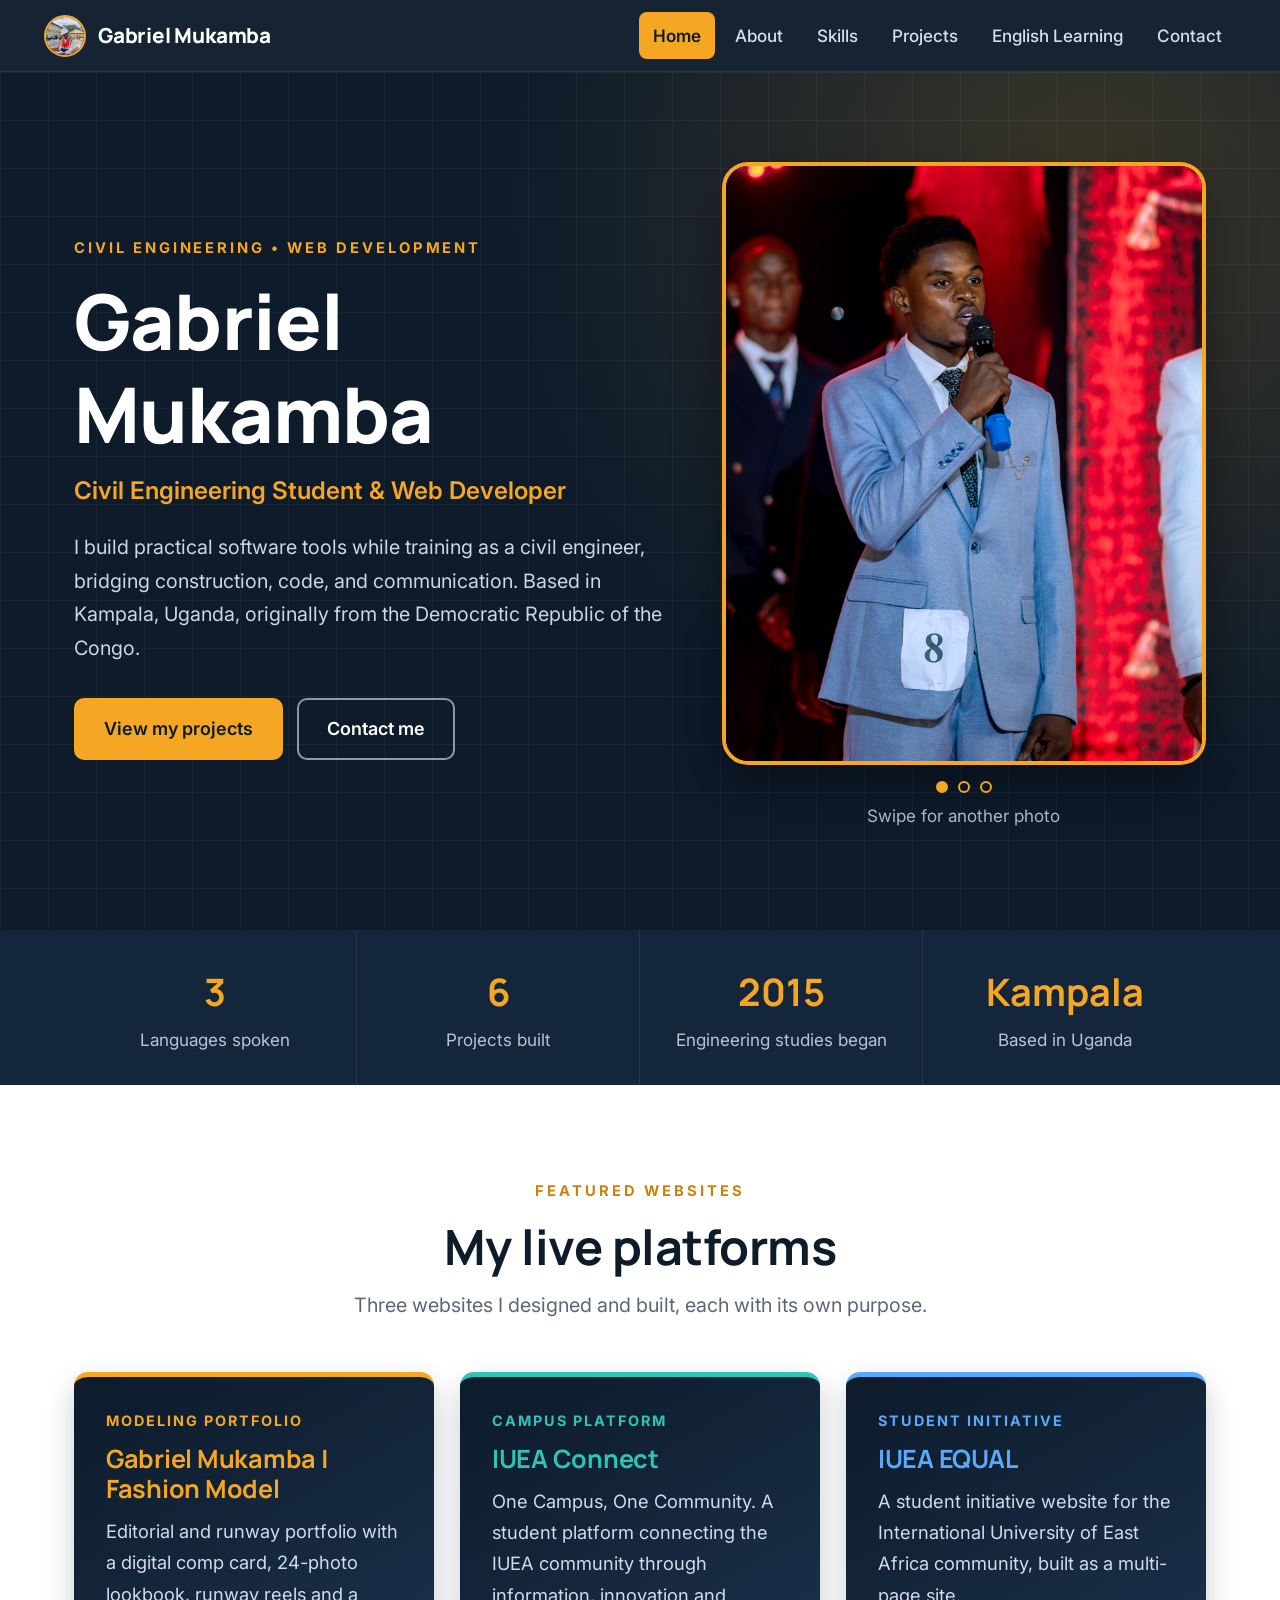
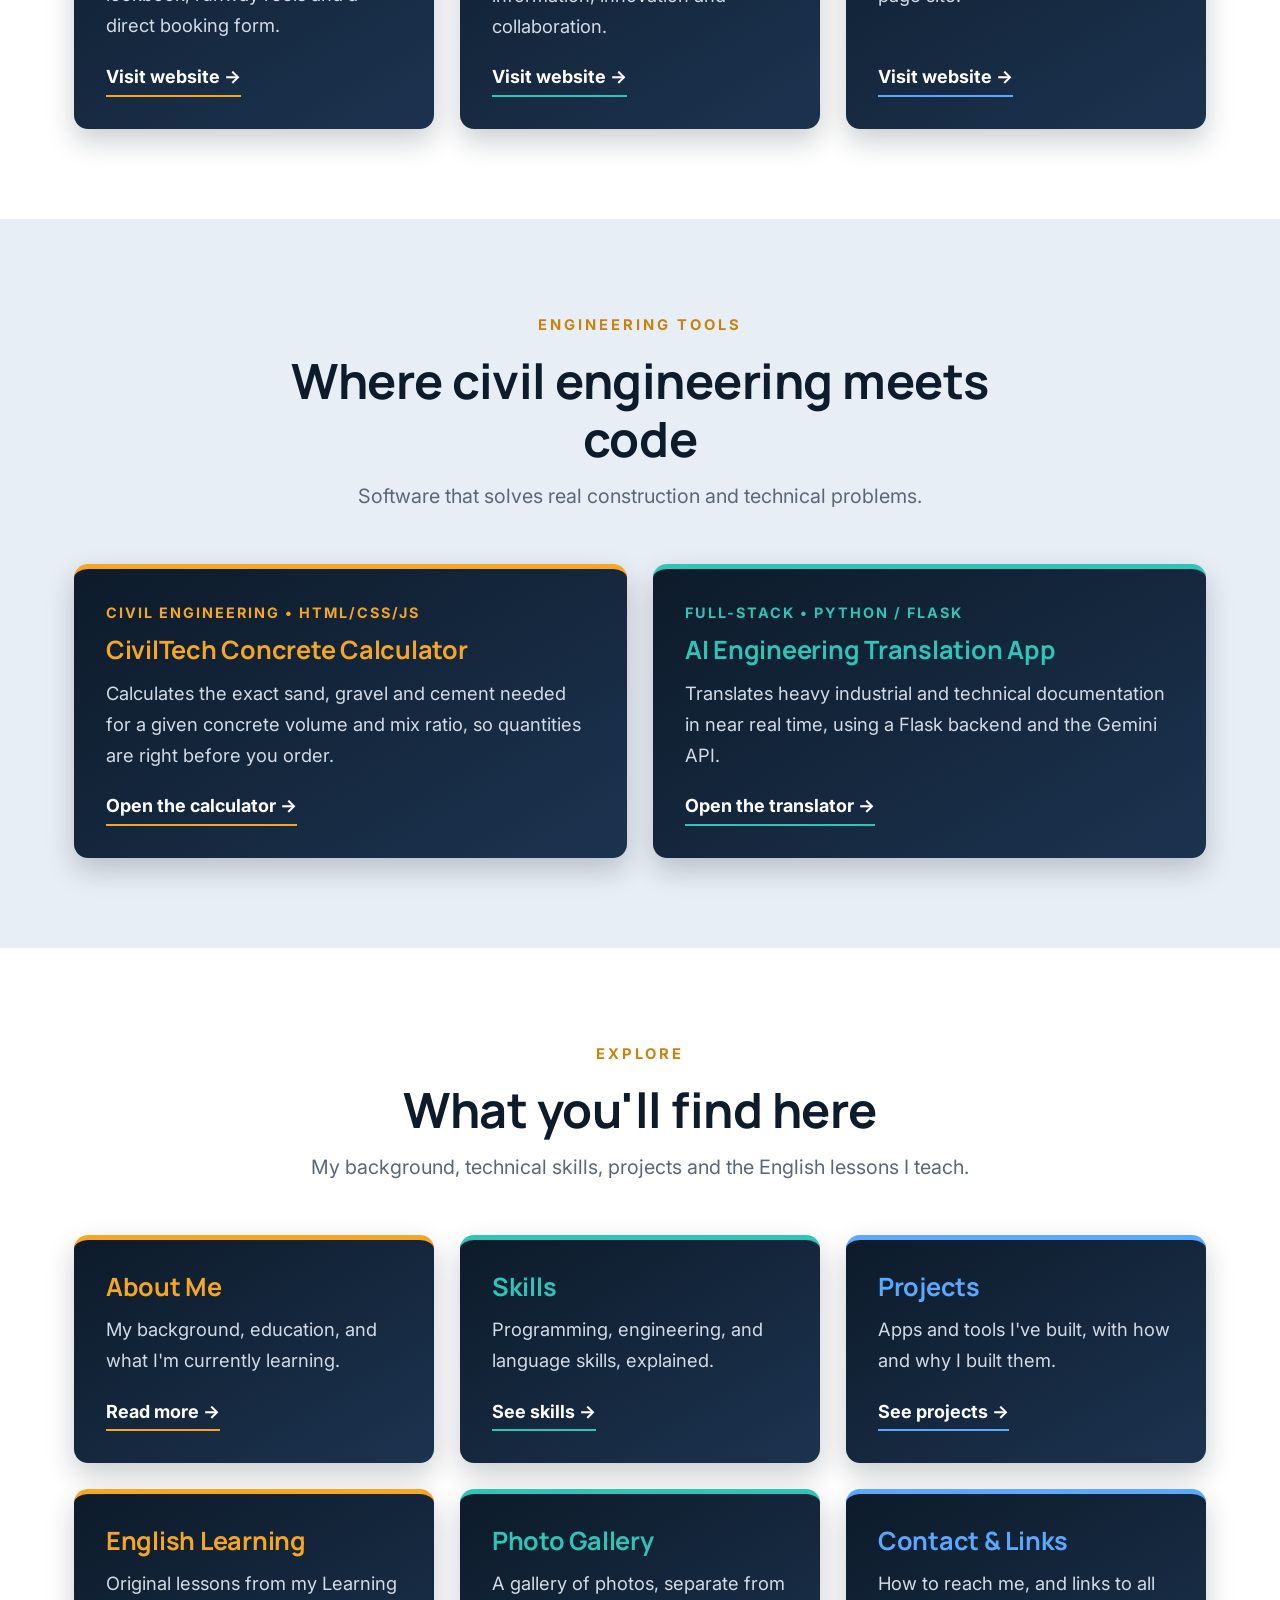
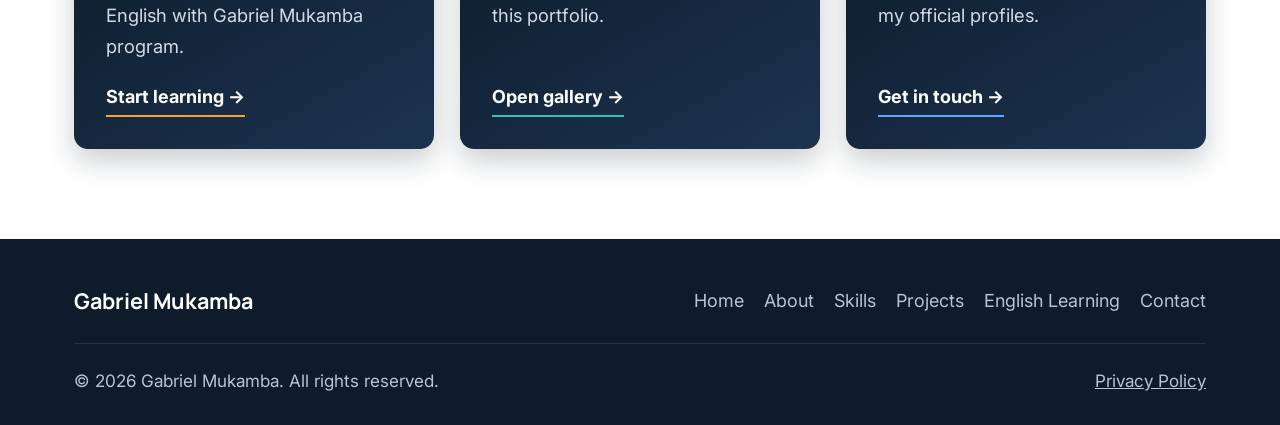
<file: index.html>
<!DOCTYPE html>
<html lang="en">
<head>
<meta charset="UTF-8">
<meta name="viewport" content="width=device-width, initial-scale=1.0">
<title>Gabriel Mukamba | Civil Engineering Student & Web Developer</title>
<meta name="description" content="Gabriel Mukamba - civil engineering student and web developer in Kampala, Uganda. Engineering tools, web projects and English learning resources.">
<link rel="icon" type="image/png" href="images/logo.png">
<meta property="og:type" content="website">
<meta property="og:site_name" content="Gabriel Mukamba">
<meta property="og:title" content="Gabriel Mukamba | Civil Engineering Student & Web Developer">
<meta property="og:description" content="Gabriel Mukamba - civil engineering student and web developer in Kampala, Uganda. Engineering tools, web projects and English learning resources.">
<meta property="og:url" content="https://gabrielmukamba.github.io/gabriel-website/">
<meta property="og:image" content="https://gabrielmukamba.github.io/gabriel-website/images/share.jpg">
<meta property="og:image:width" content="1200">
<meta property="og:image:height" content="630">
<meta name="twitter:card" content="summary_large_image">
<meta name="twitter:title" content="Gabriel Mukamba | Civil Engineering Student & Web Developer">
<meta name="twitter:description" content="Gabriel Mukamba - civil engineering student and web developer in Kampala, Uganda. Engineering tools, web projects and English learning resources.">
<meta name="twitter:image" content="https://gabrielmukamba.github.io/gabriel-website/images/share.jpg">
<link rel="stylesheet" href="style.css">
<link rel="preconnect" href="https://fonts.googleapis.com">
<link rel="preconnect" href="https://fonts.gstatic.com" crossorigin>
<link href="https://fonts.googleapis.com/css2?family=Inter:wght@400;500;600&family=Manrope:wght@600;700;800&display=swap" rel="stylesheet">
</head>
<body>
<header class="site-header">
  <nav class="navbar">
    <a class="brand" href="index.html">
      <img src="images/logo.png" alt="Gabriel Mukamba logo" class="brand-logo" onerror="this.style.display='none'">
      <span>Gabriel Mukamba</span>
    </a>
    <button class="menu-toggle" id="menuToggle" aria-label="Toggle menu">&#9776;</button>
    <ul class="links" id="navLinks">
      <li><a href="index.html" class='active'>Home</a></li>
      <li><a href="about.html">About</a></li>
      <li><a href="skills.html">Skills</a></li>
      <li><a href="projects.html">Projects</a></li>
      <li><a href="english.html">English Learning</a></li>
      <li><a href="contact.html">Contact</a></li>
    </ul>
  </nav>
</header>

<section class="hero">
  <div class="wrap hero-grid">
    <div>
      <span class="kicker">Civil Engineering &bull; Web Development</span>
      <h1>Gabriel Mukamba</h1>
      <p class="role">Civil Engineering Student &amp; Web Developer</p>
      <p class="intro">I build practical software tools while training as a civil engineer, bridging construction, code, and communication. Based in Kampala, Uganda, originally from the Democratic Republic of the Congo.</p>
      <div class="btn-row">
        <a href="projects.html" class="btn btn-primary">View my projects</a>
        <a href="contact.html" class="btn btn-ghost">Contact me</a>
      </div>
    </div>
    <div>
      <div class="photo-carousel" id="photoCarousel">
        <div class="slide"><img src="images/photo.jpg" alt="Gabriel Mukamba portrait 1"></div>
        <div class="slide"><img src="images/photo-2.jpg" alt="Gabriel Mukamba portrait 2"></div>
        <div class="slide"><img src="images/photo-3.jpg" alt="Gabriel Mukamba portrait 3"></div>
      </div>
      <div class="carousel-dots" id="carouselDots">
        <button class="dot active" aria-label="Photo 1"></button>
        <button class="dot" aria-label="Photo 2"></button>
        <button class="dot" aria-label="Photo 3"></button>
      </div>
      <p class="carousel-hint">Swipe for another photo</p>
    </div>
  </div>
</section>

<section class="stats">
  <div class="wrap stats-grid">
    <div class="stat"><strong>3</strong><span>Languages spoken</span></div>
    <div class="stat"><strong>6</strong><span>Projects built</span></div>
    <div class="stat"><strong>2015</strong><span>Engineering studies began</span></div>
    <div class="stat"><strong>Kampala</strong><span>Based in Uganda</span></div>
  </div>
</section>

<section class="section">
  <div class="wrap">
    <div class="section-head">
      <span class="kicker">Featured Websites</span>
      <h2>My live platforms</h2>
      <p>Three websites I designed and built, each with its own purpose.</p>
    </div>
    <div class="card-grid">
      <a class="card feature" href="https://gabrielmukamba.github.io/gabriel-model-portfolio/" target="_blank" rel="noopener">
        <span class="tag">Modeling Portfolio</span>
        <h3>Gabriel Mukamba | Fashion Model</h3>
        <p>Editorial and runway portfolio with a digital comp card, 24-photo lookbook, runway reels and a direct booking form.</p>
        <span class="go">Visit website &rarr;</span>
      </a>
      <a class="card feature" href="https://gabrielmukamba.github.io/iuea-connect/" target="_blank" rel="noopener">
        <span class="tag">Campus Platform</span>
        <h3>IUEA Connect</h3>
        <p>One Campus, One Community. A student platform connecting the IUEA community through information, innovation and collaboration.</p>
        <span class="go">Visit website &rarr;</span>
      </a>
      <a class="card feature" href="https://gabrielmukamba.github.io/iuea-equal/" target="_blank" rel="noopener">
        <span class="tag">Student Initiative</span>
        <h3>IUEA EQUAL</h3>
        <p>A student initiative website for the International University of East Africa community, built as a multi-page site.</p>
        <span class="go">Visit website &rarr;</span>
      </a>
    </div>
  </div>
</section>

<section class="section-alt">
  <div class="wrap">
    <div class="section-head">
      <span class="kicker">Engineering Tools</span>
      <h2>Where civil engineering meets code</h2>
      <p>Software that solves real construction and technical problems.</p>
    </div>
    <div class="card-grid two">
      <div class="card">
        <span class="tag">Civil Engineering &bull; HTML/CSS/JS</span>
        <h3>CivilTech Concrete Calculator</h3>
        <p>Calculates the exact sand, gravel and cement needed for a given concrete volume and mix ratio, so quantities are right before you order.</p>
        <a class="go" href="https://gabrielmukamba.github.io/civiltech-structural-material-concrete-calculator/" target="_blank" rel="noopener">Open the calculator &rarr;</a>
      </div>
      <div class="card">
        <span class="tag">Full-Stack &bull; Python / Flask</span>
        <h3>AI Engineering Translation App</h3>
        <p>Translates heavy industrial and technical documentation in near real time, using a Flask backend and the Gemini API.</p>
        <a class="go" href="https://engineering-ai-translator.onrender.com" target="_blank" rel="noopener">Open the translator &rarr;</a>
      </div>
    </div>
  </div>
</section>

<section class="section">
  <div class="wrap">
    <div class="section-head">
      <span class="kicker">Explore</span>
      <h2>What you'll find here</h2>
      <p>My background, technical skills, projects and the English lessons I teach.</p>
    </div>
    <div class="card-grid">
      <a class="card" href="about.html"><h3>About Me</h3><p>My background, education, and what I'm currently learning.</p><span class="go">Read more &rarr;</span></a>
      <a class="card" href="skills.html"><h3>Skills</h3><p>Programming, engineering, and language skills, explained.</p><span class="go">See skills &rarr;</span></a>
      <a class="card" href="projects.html"><h3>Projects</h3><p>Apps and tools I've built, with how and why I built them.</p><span class="go">See projects &rarr;</span></a>
      <a class="card" href="english.html"><h3>English Learning</h3><p>Original lessons from my Learning English with Gabriel Mukamba program.</p><span class="go">Start learning &rarr;</span></a>
      <a class="card" href="https://gabrielmukamba.github.io/gabriel-gallery/" target="_blank" rel="noopener"><h3>Photo Gallery</h3><p>A gallery of photos, separate from this portfolio.</p><span class="go">Open gallery &rarr;</span></a>
      <a class="card" href="contact.html"><h3>Contact &amp; Links</h3><p>How to reach me, and links to all my official profiles.</p><span class="go">Get in touch &rarr;</span></a>
    </div>
  </div>
</section>

<footer class="site-footer">
  <div class="wrap">
    <div class="footer-top">
      <strong>Gabriel Mukamba</strong>
      <div class="footer-links">
      <a href="index.html">Home</a>
      <a href="about.html">About</a>
      <a href="skills.html">Skills</a>
      <a href="projects.html">Projects</a>
      <a href="english.html">English Learning</a>
      <a href="contact.html">Contact</a>
      </div>
    </div>
    <div class="footer-bottom">
      <span>&copy; 2026 Gabriel Mukamba. All rights reserved.</span>
      <a href="privacy.html">Privacy Policy</a>
    </div>
  </div>
</footer>
<script src="script.js"></script>
</body>
</html>
</file>
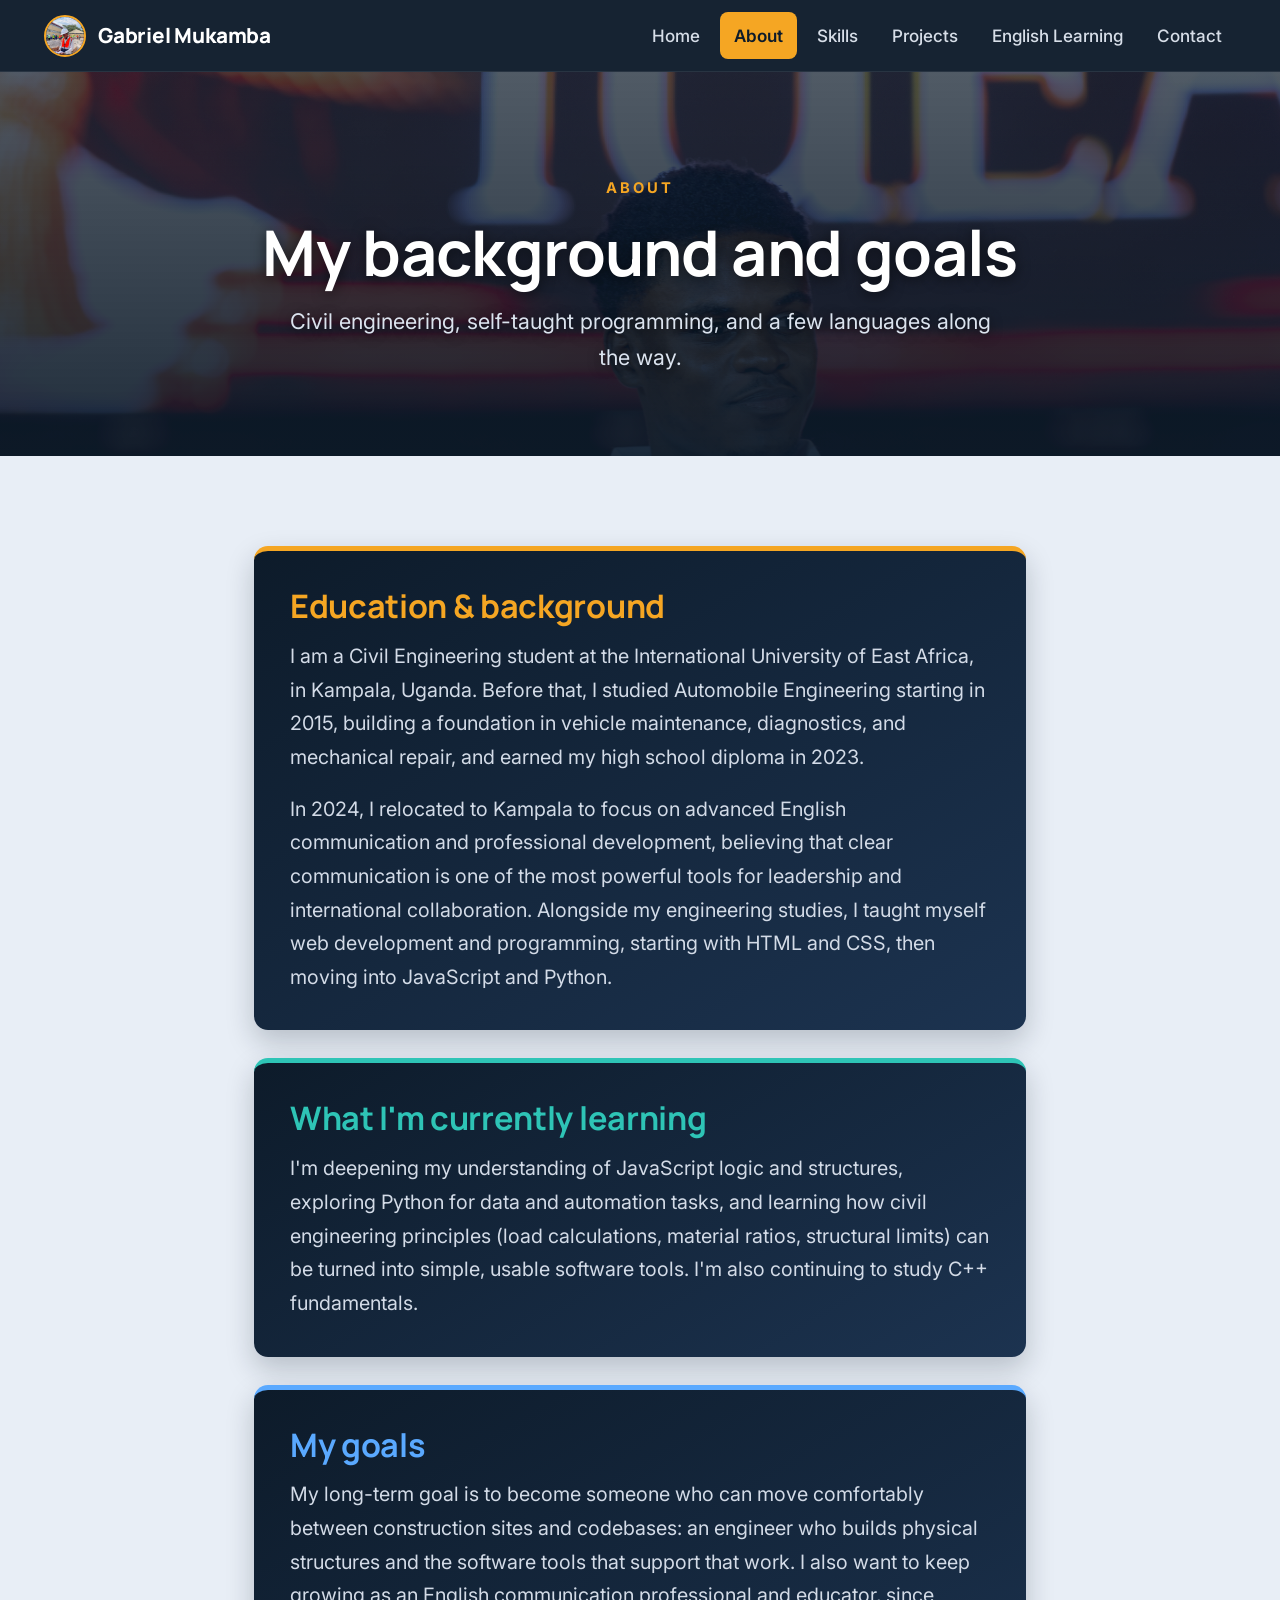
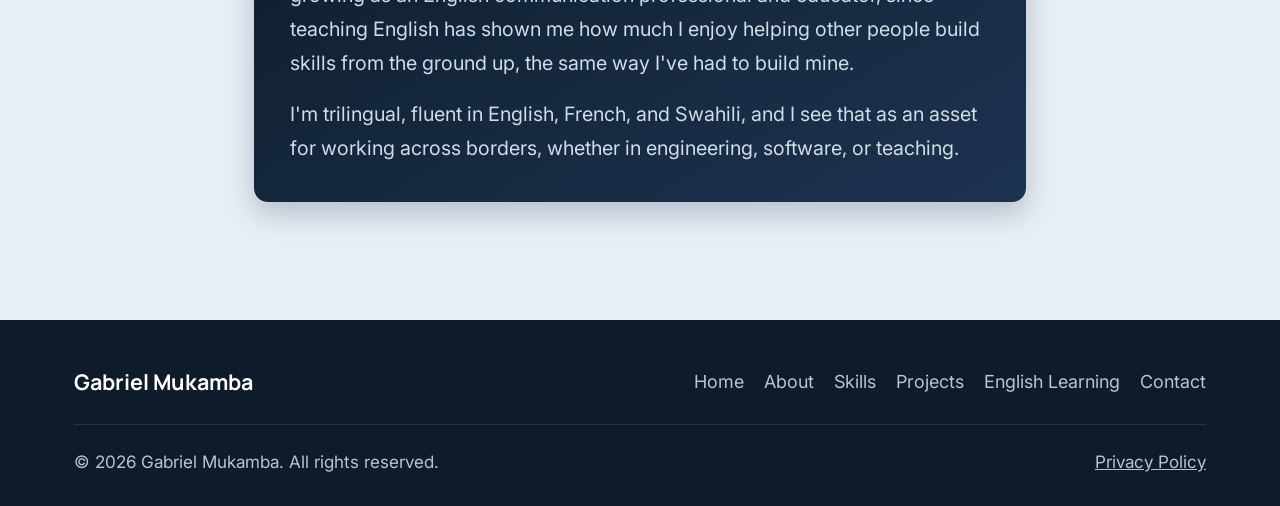
<file: about.html>
<!DOCTYPE html>
<html lang="en">
<head>
<meta charset="UTF-8">
<meta name="viewport" content="width=device-width, initial-scale=1.0">
<title>About | Gabriel Mukamba</title>
<meta name="description" content="About Gabriel Mukamba - civil engineering education, technical skills, current learning, and goals.">
<link rel="icon" type="image/png" href="images/logo.png">
<meta property="og:type" content="website">
<meta property="og:site_name" content="Gabriel Mukamba">
<meta property="og:title" content="About | Gabriel Mukamba">
<meta property="og:description" content="About Gabriel Mukamba - civil engineering education, technical skills, current learning, and goals.">
<meta property="og:url" content="https://gabrielmukamba.github.io/gabriel-website/about.html">
<meta property="og:image" content="https://gabrielmukamba.github.io/gabriel-website/images/share.jpg">
<meta property="og:image:width" content="1200">
<meta property="og:image:height" content="630">
<meta name="twitter:card" content="summary_large_image">
<meta name="twitter:title" content="About | Gabriel Mukamba">
<meta name="twitter:description" content="About Gabriel Mukamba - civil engineering education, technical skills, current learning, and goals.">
<meta name="twitter:image" content="https://gabrielmukamba.github.io/gabriel-website/images/share.jpg">
<link rel="stylesheet" href="style.css">
<link rel="preconnect" href="https://fonts.googleapis.com">
<link rel="preconnect" href="https://fonts.gstatic.com" crossorigin>
<link href="https://fonts.googleapis.com/css2?family=Inter:wght@400;500;600&family=Manrope:wght@600;700;800&display=swap" rel="stylesheet">
</head>
<body>
<header class="site-header">
  <nav class="navbar">
    <a class="brand" href="index.html">
      <img src="images/logo.png" alt="Gabriel Mukamba logo" class="brand-logo" onerror="this.style.display='none'">
      <span>Gabriel Mukamba</span>
    </a>
    <button class="menu-toggle" id="menuToggle" aria-label="Toggle menu">&#9776;</button>
    <ul class="links" id="navLinks">
      <li><a href="index.html">Home</a></li>
      <li><a href="about.html" class='active'>About</a></li>
      <li><a href="skills.html">Skills</a></li>
      <li><a href="projects.html">Projects</a></li>
      <li><a href="english.html">English Learning</a></li>
      <li><a href="contact.html">Contact</a></li>
    </ul>
  </nav>
</header>

<section class="page-banner" style="background-image: linear-gradient(to bottom, rgba(13,27,42,0.72), rgba(13,27,42,0.92)), url('images/photo-2.jpg');">
  <div class="wrap">
    <span class="kicker">About</span>
    <h1>My background and goals</h1>
    <p class="lead">Civil engineering, self-taught programming, and a few languages along the way.</p>
  </div>
</section>

<section class="section-alt">
  <div class="wrap prose">
    <div class="about-card">
      <h2>Education &amp; background</h2>
    <p>I am a Civil Engineering student at the International University of East Africa, in Kampala, Uganda. Before that, I studied Automobile Engineering starting in 2015, building a foundation in vehicle maintenance, diagnostics, and mechanical repair, and earned my high school diploma in 2023.</p>
    <p>In 2024, I relocated to Kampala to focus on advanced English communication and professional development, believing that clear communication is one of the most powerful tools for leadership and international collaboration. Alongside my engineering studies, I taught myself web development and programming, starting with HTML and CSS, then moving into JavaScript and Python.</p>
    </div>
    <div class="about-card">
      <h2>What I'm currently learning</h2>
    <p>I'm deepening my understanding of JavaScript logic and structures, exploring Python for data and automation tasks, and learning how civil engineering principles (load calculations, material ratios, structural limits) can be turned into simple, usable software tools. I'm also continuing to study C++ fundamentals.</p>
    </div>
    <div class="about-card">
      <h2>My goals</h2>
    <p>My long-term goal is to become someone who can move comfortably between construction sites and codebases: an engineer who builds physical structures and the software tools that support that work. I also want to keep growing as an English communication professional and educator, since teaching English has shown me how much I enjoy helping other people build skills from the ground up, the same way I've had to build mine.</p>
    <p>I'm trilingual, fluent in English, French, and Swahili, and I see that as an asset for working across borders, whether in engineering, software, or teaching.</p>
    </div>
  </div>
</section>

<footer class="site-footer">
  <div class="wrap">
    <div class="footer-top">
      <strong>Gabriel Mukamba</strong>
      <div class="footer-links">
      <a href="index.html">Home</a>
      <a href="about.html">About</a>
      <a href="skills.html">Skills</a>
      <a href="projects.html">Projects</a>
      <a href="english.html">English Learning</a>
      <a href="contact.html">Contact</a>
      </div>
    </div>
    <div class="footer-bottom">
      <span>&copy; 2026 Gabriel Mukamba. All rights reserved.</span>
      <a href="privacy.html">Privacy Policy</a>
    </div>
  </div>
</footer>
<script src="script.js"></script>
</body>
</html>
</file>
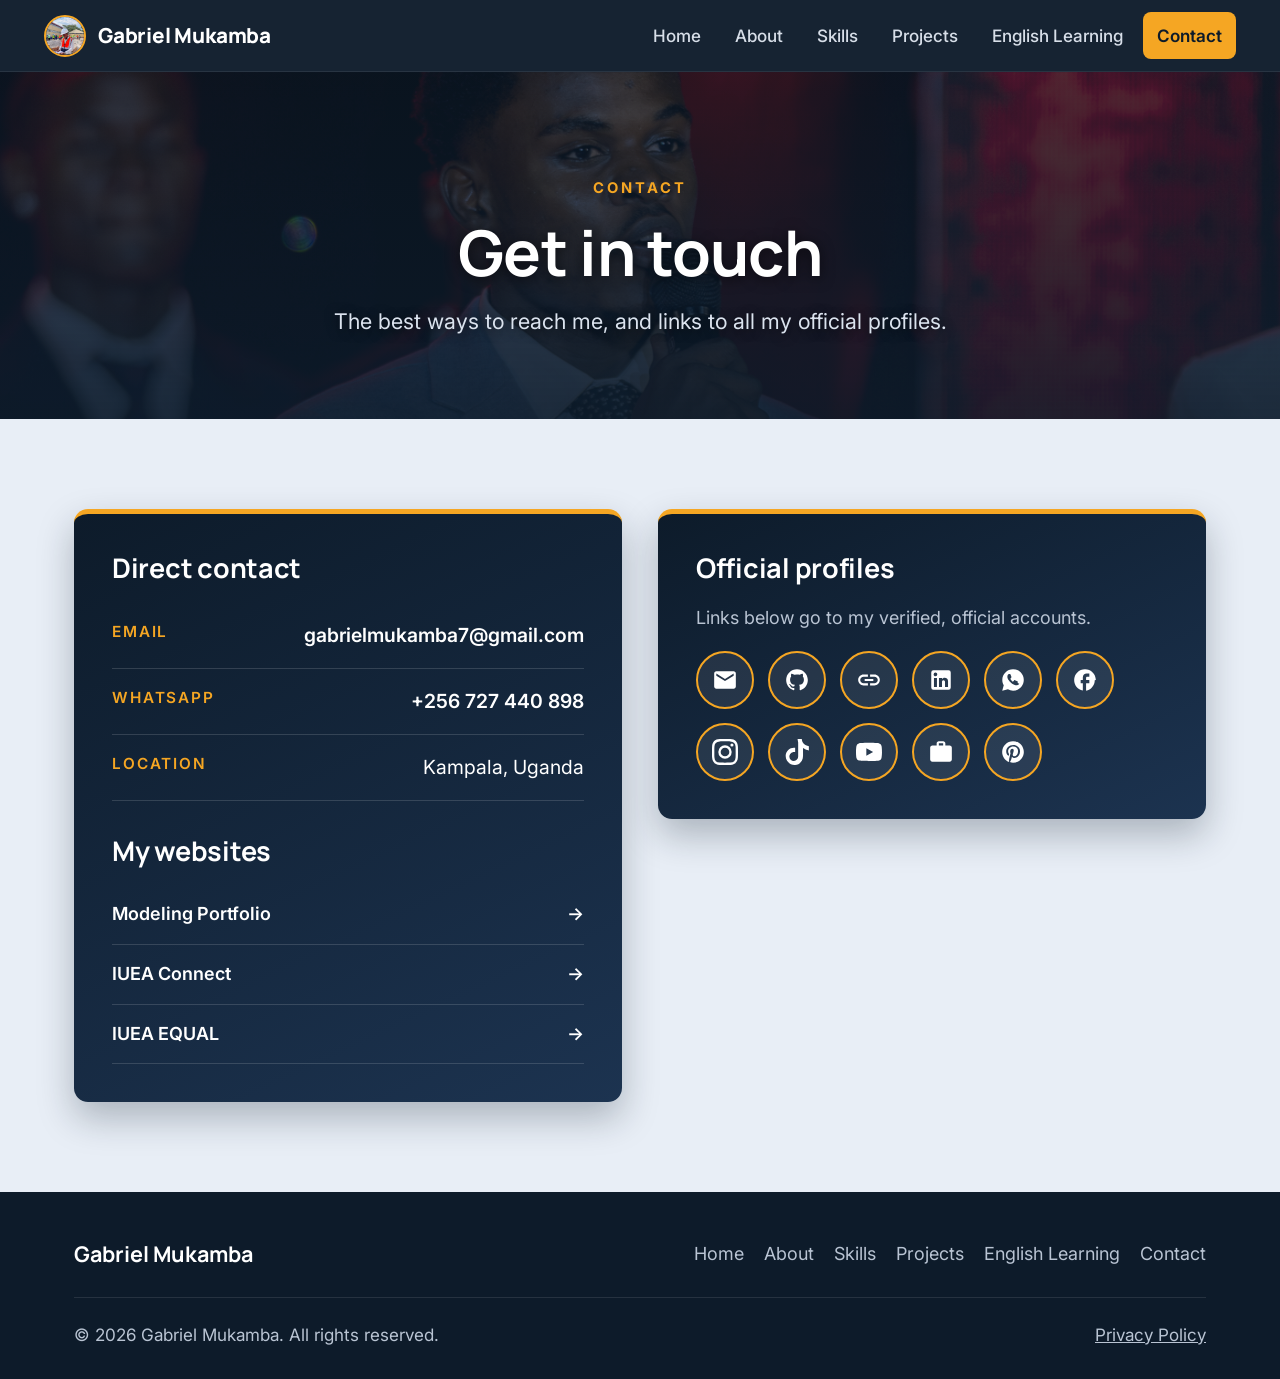
<file: contact.html>
<!DOCTYPE html>
<html lang="en">
<head>
<meta charset="UTF-8">
<meta name="viewport" content="width=device-width, initial-scale=1.0">
<title>Contact | Gabriel Mukamba</title>
<meta name="description" content="Contact Gabriel Mukamba and find his official profiles and websites.">
<link rel="icon" type="image/png" href="images/logo.png">
<meta property="og:type" content="website">
<meta property="og:site_name" content="Gabriel Mukamba">
<meta property="og:title" content="Contact | Gabriel Mukamba">
<meta property="og:description" content="Contact Gabriel Mukamba and find his official profiles and websites.">
<meta property="og:url" content="https://gabrielmukamba.github.io/gabriel-website/contact.html">
<meta property="og:image" content="https://gabrielmukamba.github.io/gabriel-website/images/share.jpg">
<meta property="og:image:width" content="1200">
<meta property="og:image:height" content="630">
<meta name="twitter:card" content="summary_large_image">
<meta name="twitter:title" content="Contact | Gabriel Mukamba">
<meta name="twitter:description" content="Contact Gabriel Mukamba and find his official profiles and websites.">
<meta name="twitter:image" content="https://gabrielmukamba.github.io/gabriel-website/images/share.jpg">
<link rel="stylesheet" href="style.css">
<link rel="preconnect" href="https://fonts.googleapis.com">
<link rel="preconnect" href="https://fonts.gstatic.com" crossorigin>
<link href="https://fonts.googleapis.com/css2?family=Inter:wght@400;500;600&family=Manrope:wght@600;700;800&display=swap" rel="stylesheet">
</head>
<body>
<header class="site-header">
  <nav class="navbar">
    <a class="brand" href="index.html">
      <img src="images/logo.png" alt="Gabriel Mukamba logo" class="brand-logo" onerror="this.style.display='none'">
      <span>Gabriel Mukamba</span>
    </a>
    <button class="menu-toggle" id="menuToggle" aria-label="Toggle menu">&#9776;</button>
    <ul class="links" id="navLinks">
      <li><a href="index.html">Home</a></li>
      <li><a href="about.html">About</a></li>
      <li><a href="skills.html">Skills</a></li>
      <li><a href="projects.html">Projects</a></li>
      <li><a href="english.html">English Learning</a></li>
      <li><a href="contact.html" class='active'>Contact</a></li>
    </ul>
  </nav>
</header>

<section class="page-banner" style="background-image: linear-gradient(to bottom, rgba(13,27,42,0.72), rgba(13,27,42,0.92)), url('images/photo.jpg');">
  <div class="wrap">
    <span class="kicker">Contact</span>
    <h1>Get in touch</h1>
    <p class="lead">The best ways to reach me, and links to all my official profiles.</p>
  </div>
</section>

<section class="section-alt">
  <div class="wrap contact-layout">
    <div class="panel">
      <h2>Direct contact</h2>
      <div class="contact-methods">
        <div class="row"><span class="label">Email</span><span class="value"><a href="mailto:gabrielmukamba7@gmail.com">gabrielmukamba7@gmail.com</a></span></div>
        <div class="row"><span class="label">WhatsApp</span><span class="value"><a href="https://wa.me/256727440898" target="_blank" rel="noopener">+256 727 440 898</a></span></div>
        <div class="row"><span class="label">Location</span><span class="value">Kampala, Uganda</span></div>
      </div>

      <h2>My websites</h2>
      <ul class="site-list">
        <li><a href="https://gabrielmukamba.github.io/gabriel-model-portfolio/" target="_blank" rel="noopener">Modeling Portfolio <span>&rarr;</span></a></li>
        <li><a href="https://gabrielmukamba.github.io/iuea-connect/" target="_blank" rel="noopener">IUEA Connect <span>&rarr;</span></a></li>
        <li><a href="https://gabrielmukamba.github.io/iuea-equal/" target="_blank" rel="noopener">IUEA EQUAL <span>&rarr;</span></a></li>
      </ul>
    </div>

    <div class="panel">
      <h2>Official profiles</h2>
      <p class="note">Links below go to my verified, official accounts.</p>
      <div class="social-container">
        <a href="mailto:gabrielmukamba7@gmail.com" title="Email" aria-label="Email"><svg viewBox="0 0 24 24" aria-hidden="true"><path d="M20 4H4c-1.1 0-1.99.9-1.99 2L2 18c0 1.1.9 2 2 2h16c1.1 0 2-.9 2-2V6c0-1.1-.9-2-2-2zm0 4l-8 5-8-5V6l8 5 8-5v2z"/></svg></a>
        <a href="https://github.com/gabrielmukamba" target="_blank" rel="noopener" title="GitHub" aria-label="GitHub"><svg viewBox="0 0 24 24" aria-hidden="true"><path d="M12 2C6.477 2 2 6.477 2 12c0 4.42 2.865 8.166 6.839 9.489.5.092.682-.217.682-.482 0-.237-.008-.866-.013-1.7-2.782.603-3.369-1.34-3.369-1.34-.454-1.156-1.11-1.464-1.11-1.464-.908-.62.069-.608.069-.608 1.003.07 1.531 1.03 1.531 1.03.892 1.529 2.341 1.087 2.91.831.092-.646.35-1.086.636-1.336-2.22-.253-4.555-1.113-4.555-4.943 0-1.091.39-1.984 1.029-2.683-.103-.253-.446-1.27.098-2.647 0 0 .84-.269 2.75 1.025A9.564 9.564 0 0112 6.844c.85.004 1.705.115 2.504.337 1.909-1.294 2.747-1.025 2.747-1.025.546 1.377.203 2.394.1 2.647.64.699 1.028 1.592 1.028 2.683 0 3.842-2.339 4.687-4.566 4.935.359.309.678.919.678 1.852 0 1.336-.012 2.415-.012 2.743 0 .267.18.579.688.481C19.138 20.161 22 16.416 22 12c0-5.523-4.477-10-10-10z"/></svg></a>
        <a href="https://sites.google.com/view/gabrielmukambagm/home" target="_blank" rel="noopener" title="Portfolio" aria-label="Portfolio"><svg viewBox="0 0 24 24" aria-hidden="true"><path d="M3.9 12c0-1.71 1.39-3.1 3.1-3.1h4V7H7c-2.76 0-5 2.24-5 5s2.24 5 5 5h4v-1.9H7c-1.71 0-3.1-1.39-3.1-3.1zM8 13h8v-2H8v2zm9-6h-4v1.9h4c1.71 0 3.1 1.39 3.1 3.1s-1.39 3.1-3.1 3.1h-4V17h4c2.76 0 5-2.24 5-5s-2.24-5-5-5z"/></svg></a>
        <a href="https://www.linkedin.com/in/gabriel-mukamba-80368241a" target="_blank" rel="noopener" title="LinkedIn" aria-label="LinkedIn"><svg viewBox="0 0 24 24" aria-hidden="true"><path d="M19 3a2 2 0 0 1 2 2v14a2 2 0 0 1-2 2H5a2 2 0 0 1-2-2V5a2 2 0 0 1 2-2h14m-.5 15.5v-5.3a3.26 3.26 0 0 0-3.26-3.26c-.85 0-1.84.52-2.32 1.3v-1.11h-2.79v8.37h2.79v-4.93c0-.77.62-1.4 1.39-1.4a1.4 1.4 0 0 1 1.4 1.4v4.93h2.79M6.88 8.56a1.68 1.68 0 0 0 1.68-1.68c0-.93-.75-1.69-1.68-1.69a1.69 1.69 0 0 0-1.69 1.69c0 .93.76 1.68 1.69 1.68m1.39 9.94v-8.37H5.5v8.37h2.77z"/></svg></a>
        <a href="https://wa.me/256727440898" target="_blank" rel="noopener" title="WhatsApp" aria-label="WhatsApp"><svg viewBox="0 0 24 24" aria-hidden="true"><path d="M12.04 2c-5.46 0-9.91 4.45-9.91 9.91 0 1.75.46 3.45 1.32 4.95L2.05 22l5.25-1.38c1.45.79 3.08 1.21 4.74 1.21 5.46 0 9.91-4.45 9.91-9.91 0-2.65-1.03-5.14-2.9-7.01A9.816 9.816 0 0012.04 2zm5.79 13.56c-.24.68-1.43 1.27-1.96 1.35-.49.07-1.12.13-3.27-.76-2.75-1.13-4.52-3.93-4.66-4.12-.14-.19-1.14-1.52-1.14-2.9 0-1.38.72-2.05.98-2.33.26-.27.56-.34.75-.34.19 0 .38 0 .54.01.17.01.39-.06.61.47.23.56.79 1.93.86 2.07.07.14.12.3.02.49-.1.19-.15.31-.3.49-.15.17-.32.39-.46.53-.16.15-.33.32-.14.65.19.32.85 1.39 1.82 2.26.11.1.2.15.3.15.11 0 .21-.05.28-.12.35-.41.79-.93 1.09-1.24.23-.23.49-.19.75-.09.26.1 1.67.79 1.96.93.29.14.49.21.56.33.07.12.07.7-.17 1.38z"/></svg></a>
        <a href="https://www.facebook.com/profile.php?id=61573141967189" target="_blank" rel="noopener" title="Facebook" aria-label="Facebook"><svg viewBox="0 0 24 24" aria-hidden="true"><path d="M22 12c0-5.52-4.48-10-10-10S2 6.48 2 12c0 4.84 3.44 8.87 8 9.8V15H8v-3h2V9.5C10 7.57 11.57 6 13.5 6H16v3h-2c-.55 0-1 .45-1 1v2h3v3h-3v6.95c4.56-.93 8-4.96 8-9.75z"/></svg></a>
        <a href="https://www.instagram.com/mukambagabriel" target="_blank" rel="noopener" title="Instagram" aria-label="Instagram"><svg viewBox="0 0 24 24" aria-hidden="true"><path d="M12 2.163c3.204 0 3.584.012 4.85.07 3.252.148 4.771 1.691 4.919 4.919.058 1.265.069 1.645.069 4.849 0 3.205-.012 3.584-.069 4.849-.149 3.225-1.664 4.771-4.919 4.919-1.266.058-1.644.07-4.85.07-3.204 0-3.584-.012-4.849-.07-3.26-.149-4.771-1.699-4.919-4.92-.058-1.265-.07-1.644-.07-4.849 0-3.204.013-3.583.07-4.849.149-3.227 1.664-4.771 4.919-4.919 1.266-.057 1.645-.069 4.849-.069zM12 0C8.741 0 8.333.014 7.053.072 2.695.272.273 2.69.073 7.051.014 8.333 0 8.741 0 12c0 3.259.014 3.668.072 4.948.2 4.358 2.618 6.78 6.98 6.98 1.281.058 1.689.072 4.948.072 3.259 0 3.668-.014 4.948-.072 4.354-.2 6.782-2.618 6.979-6.98.059-1.28.073-1.689.073-4.948 0-3.259-.014-3.667-.072-4.947-.196-4.354-2.617-6.78-6.979-6.98C15.668.014 15.259 0 12 0zm0 5.838a6.162 6.162 0 1 0 0 12.324 6.162 6.162 0 0 0 0-12.324zM12 16a4 4 0 1 1 0-8 4 4 0 0 1 0 8zm6.406-11.845a1.44 1.44 0 1 0 0 2.881 1.44 1.44 0 0 0 0-2.881z"/></svg></a>
        <a href="https://www.tiktok.com/@gabrielmukamba3" target="_blank" rel="noopener" title="TikTok" aria-label="TikTok"><svg viewBox="0 0 24 24" aria-hidden="true"><path d="M12.525.02c1.31-.02 2.61-.01 3.91-.02.08 1.53.63 3.05 1.62 4.2 1.22 1.4 3 2.2 4.9 2.4v3.9c-1.78-.12-3.48-.77-4.88-1.9-.15-.12-.29-.26-.42-.4-.06.14-.09.3-.09.46v7.1c0 4.29-3.08 8.13-7.39 8.24-4.87.13-8.87-3.84-8.62-8.68.21-4.04 3.66-7.31 7.71-7.27.35 0 .69.03 1.03.09v3.9c-.33-.1-.69-.14-1.04-.13-2.39.04-4.38 2.07-4.29 4.46.09 2.25 1.99 4.04 4.25 3.93 2.19-.1 3.86-1.97 3.86-4.17v-13.2h-.05z"/></svg></a>
        <a href="https://www.youtube.com/@Gabrielmukamba3" target="_blank" rel="noopener" title="YouTube" aria-label="YouTube"><svg viewBox="0 0 24 24" aria-hidden="true"><path d="M23.498 6.163a3.003 3.003 0 0 0-2.11-2.11C19.517 3.545 12 3.545 12 3.545s-7.516 0-9.387.507a3.003 3.003 0 0 0-2.11 2.11C0 8.033 0 12 0 12s0 3.967.503 5.837a3.003 3.003 0 0 0 2.11 2.11c1.871.507 9.387.507 9.387.507s7.517 0 9.387-.507a3.003 3.003 0 0 0 2.11-2.11C24 15.967 24 12 24 12s0-3.967-.502-5.837zM9.545 15.568V8.432L15.818 12l-6.273 3.568z"/></svg></a>
        <a href="https://www.upwork.com/freelancers/~0152dc1335b1a22940" target="_blank" rel="noopener" title="Upwork" aria-label="Upwork"><svg viewBox="0 0 24 24" aria-hidden="true"><path d="M20 6h-4V4c0-1.11-.89-2-2-2h-4c-1.11 0-2 .89-2 2v2H4c-1.11 0-1.99.89-1.99 2L2 19c0 1.11.89 2 2 2h16c1.11 0 2-.89 2-2V8c0-1.11-.89-2-2-2zm-6 0h-4V4h4v2z"/></svg></a>
        <a href="https://pin.it/5E0O0x1Uh" target="_blank" rel="noopener" title="Pinterest" aria-label="Pinterest"><svg viewBox="0 0 24 24" aria-hidden="true"><path d="M12 2C6.48 2 2 6.48 2 12c0 4.27 2.68 7.91 6.46 9.32-.09-.8-.17-2.03.04-2.91.19-.79 1.24-5.26 1.24-5.26s-.31-.63-.31-1.57c0-1.47.85-2.57 1.91-2.57.9 0 1.34.68 1.34 1.49 0 .91-.58 2.27-.88 3.53-.25 1.05.52 1.91 1.56 1.91 1.87 0 3.31-1.97 3.31-4.82 0-2.52-1.81-4.28-4.4-4.28-3 0-4.76 2.25-4.76 4.58 0 .91.35 1.88.78 2.4.09.11.1.2.07.31-.08.32-.25 1.01-.28 1.15-.04.18-.14.22-.33.13-1.24-.58-2.01-2.4-2.01-3.87 0-3.15 2.29-6.04 6.6-6.04 3.46 0 6.16 2.47 6.16 5.77 0 3.44-2.17 6.21-5.18 6.21-1.01 0-1.97-.53-2.29-1.14 0 0-.5 1.91-.62 2.38-.23.87-.84 1.96-1.25 2.62A10 10 0 0 0 12 22c5.52 0 10-4.48 10-10S17.52 2 12 2z"/></svg></a>
      </div>
    </div>
  </div>
</section>

<footer class="site-footer">
  <div class="wrap">
    <div class="footer-top">
      <strong>Gabriel Mukamba</strong>
      <div class="footer-links">
      <a href="index.html">Home</a>
      <a href="about.html">About</a>
      <a href="skills.html">Skills</a>
      <a href="projects.html">Projects</a>
      <a href="english.html">English Learning</a>
      <a href="contact.html">Contact</a>
      </div>
    </div>
    <div class="footer-bottom">
      <span>&copy; 2026 Gabriel Mukamba. All rights reserved.</span>
      <a href="privacy.html">Privacy Policy</a>
    </div>
  </div>
</footer>
<script src="script.js"></script>
</body>
</html>
</file>
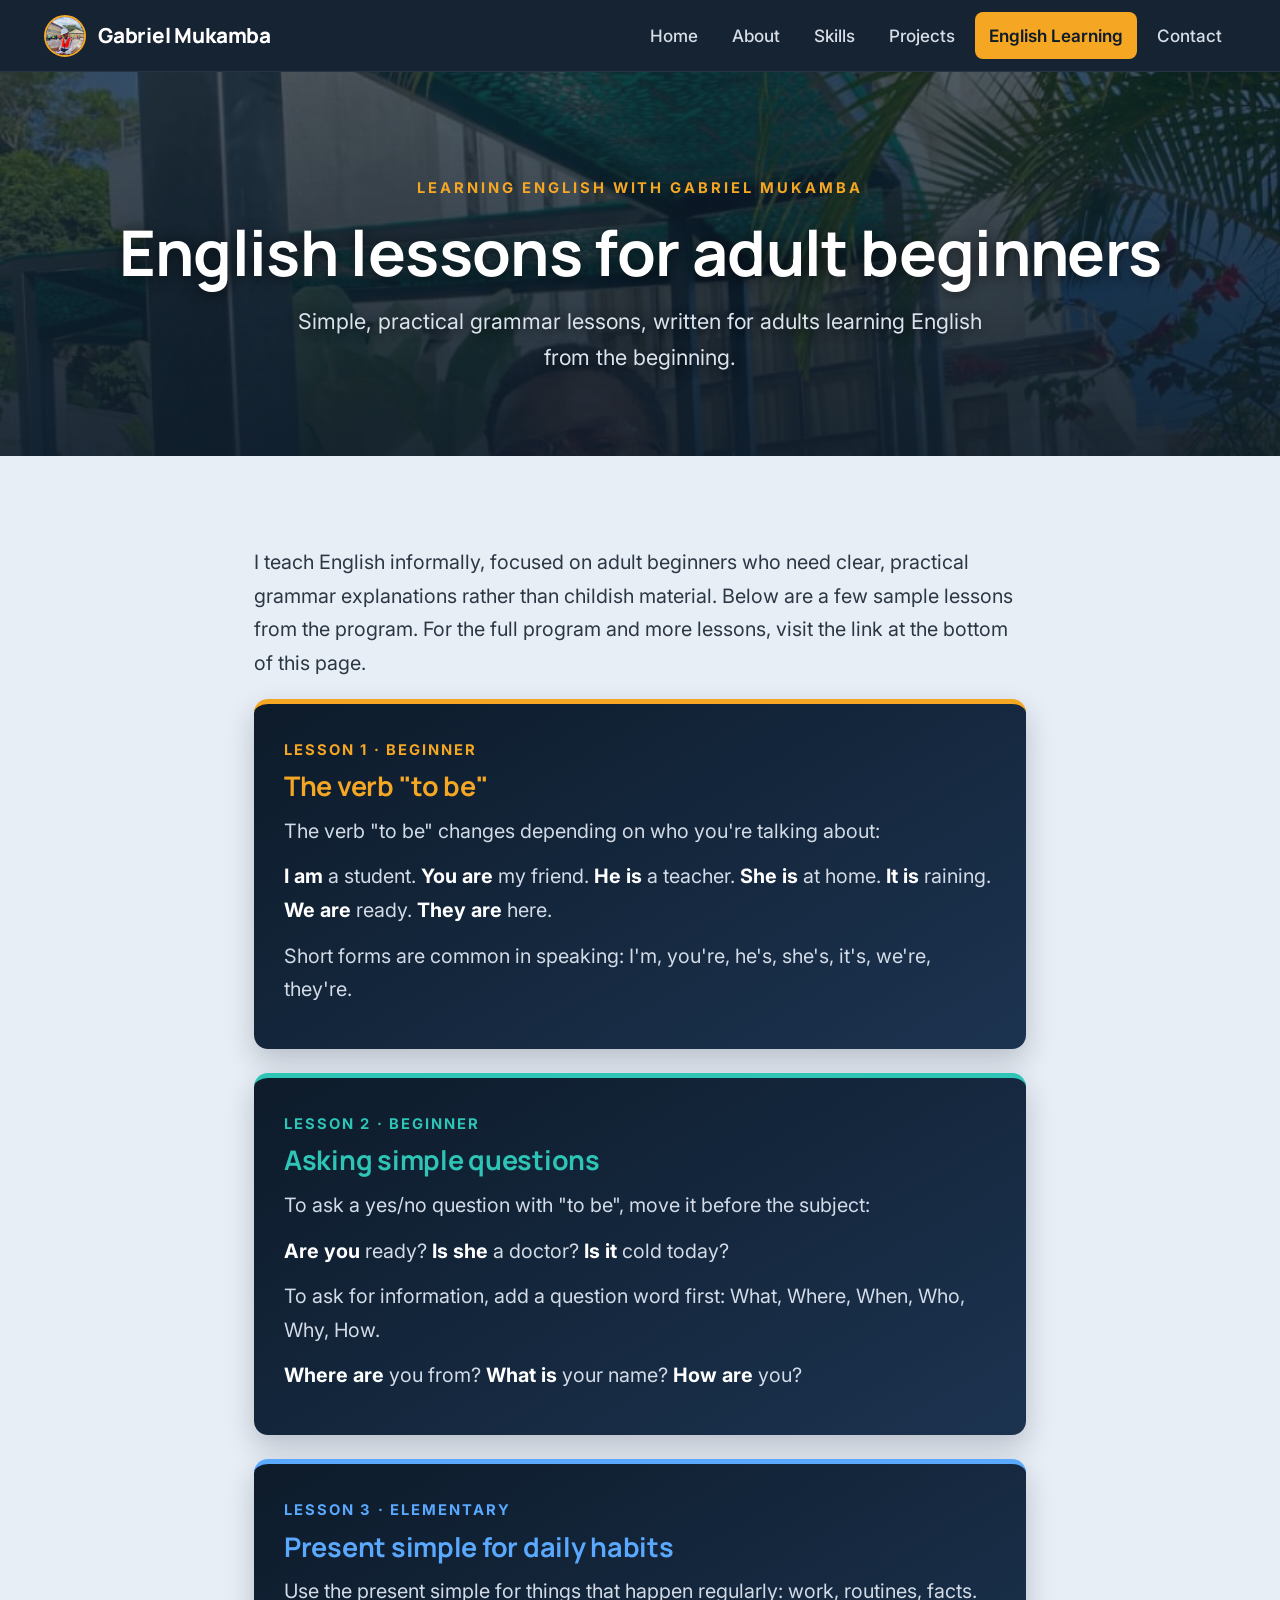
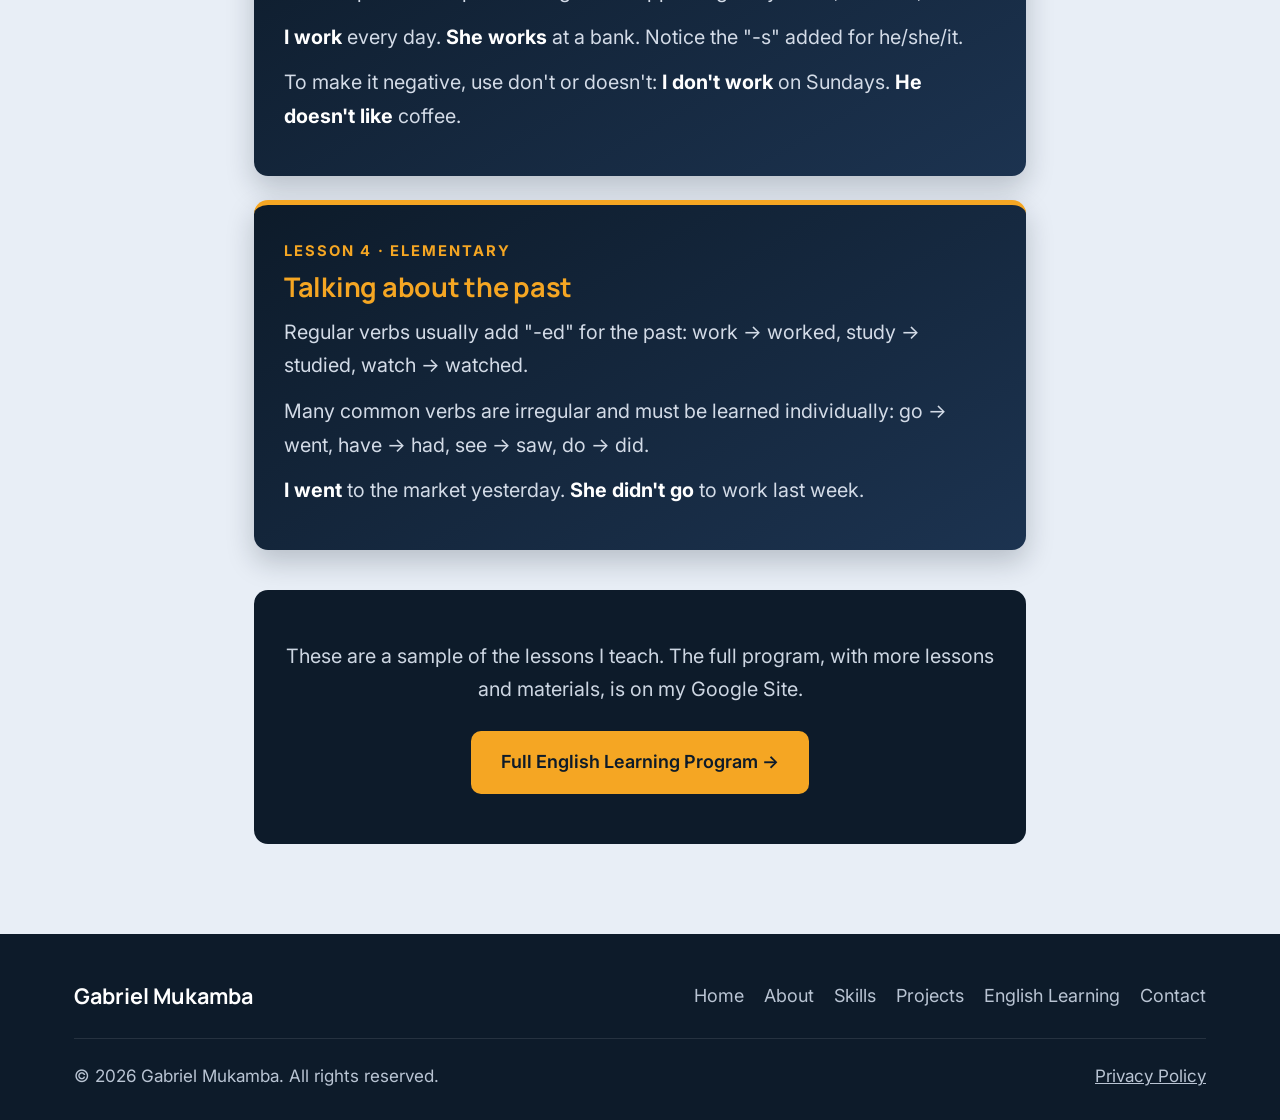
<file: english.html>
<!DOCTYPE html>
<html lang="en">
<head>
<meta charset="UTF-8">
<meta name="viewport" content="width=device-width, initial-scale=1.0">
<title>English Learning | Gabriel Mukamba</title>
<meta name="description" content="Learning English with Gabriel Mukamba - original grammar lessons for adult beginners.">
<link rel="icon" type="image/png" href="images/logo.png">
<meta property="og:type" content="website">
<meta property="og:site_name" content="Gabriel Mukamba">
<meta property="og:title" content="English Learning | Gabriel Mukamba">
<meta property="og:description" content="Learning English with Gabriel Mukamba - original grammar lessons for adult beginners.">
<meta property="og:url" content="https://gabrielmukamba.github.io/gabriel-website/english.html">
<meta property="og:image" content="https://gabrielmukamba.github.io/gabriel-website/images/share.jpg">
<meta property="og:image:width" content="1200">
<meta property="og:image:height" content="630">
<meta name="twitter:card" content="summary_large_image">
<meta name="twitter:title" content="English Learning | Gabriel Mukamba">
<meta name="twitter:description" content="Learning English with Gabriel Mukamba - original grammar lessons for adult beginners.">
<meta name="twitter:image" content="https://gabrielmukamba.github.io/gabriel-website/images/share.jpg">
<link rel="stylesheet" href="style.css">
<link rel="preconnect" href="https://fonts.googleapis.com">
<link rel="preconnect" href="https://fonts.gstatic.com" crossorigin>
<link href="https://fonts.googleapis.com/css2?family=Inter:wght@400;500;600&family=Manrope:wght@600;700;800&display=swap" rel="stylesheet">
</head>
<body>
<header class="site-header">
  <nav class="navbar">
    <a class="brand" href="index.html">
      <img src="images/logo.png" alt="Gabriel Mukamba logo" class="brand-logo" onerror="this.style.display='none'">
      <span>Gabriel Mukamba</span>
    </a>
    <button class="menu-toggle" id="menuToggle" aria-label="Toggle menu">&#9776;</button>
    <ul class="links" id="navLinks">
      <li><a href="index.html">Home</a></li>
      <li><a href="about.html">About</a></li>
      <li><a href="skills.html">Skills</a></li>
      <li><a href="projects.html">Projects</a></li>
      <li><a href="english.html" class='active'>English Learning</a></li>
      <li><a href="contact.html">Contact</a></li>
    </ul>
  </nav>
</header>

<section class="page-banner" style="background-image: linear-gradient(to bottom, rgba(13,27,42,0.72), rgba(13,27,42,0.92)), url('images/photo-3.jpg');">
  <div class="wrap">
    <span class="kicker">Learning English with Gabriel Mukamba</span>
    <h1>English lessons for adult beginners</h1>
    <p class="lead">Simple, practical grammar lessons, written for adults learning English from the beginning.</p>
  </div>
</section>

<section class="section-alt">
  <div class="wrap prose">
    <p>I teach English informally, focused on adult beginners who need clear, practical grammar explanations rather than childish material. Below are a few sample lessons from the program. For the full program and more lessons, visit the link at the bottom of this page.</p>
  <div class="lesson">
    <span class="level">Lesson 1 &middot; Beginner</span>
    <h3>The verb "to be"</h3>
    <p>The verb "to be" changes depending on who you're talking about:</p>
    <p><strong>I am</strong> a student. <strong>You are</strong> my friend. <strong>He is</strong> a teacher. <strong>She is</strong> at home. <strong>It is</strong> raining. <strong>We are</strong> ready. <strong>They are</strong> here.</p>
    <p>Short forms are common in speaking: I'm, you're, he's, she's, it's, we're, they're.</p>
  </div>
  <div class="lesson">
    <span class="level">Lesson 2 &middot; Beginner</span>
    <h3>Asking simple questions</h3>
    <p>To ask a yes/no question with "to be", move it before the subject:</p>
    <p><strong>Are you</strong> ready? <strong>Is she</strong> a doctor? <strong>Is it</strong> cold today?</p>
    <p>To ask for information, add a question word first: What, Where, When, Who, Why, How.</p>
    <p><strong>Where are</strong> you from? <strong>What is</strong> your name? <strong>How are</strong> you?</p>
  </div>
  <div class="lesson">
    <span class="level">Lesson 3 &middot; Elementary</span>
    <h3>Present simple for daily habits</h3>
    <p>Use the present simple for things that happen regularly: work, routines, facts.</p>
    <p><strong>I work</strong> every day. <strong>She works</strong> at a bank. Notice the "-s" added for he/she/it.</p>
    <p>To make it negative, use don't or doesn't: <strong>I don't work</strong> on Sundays. <strong>He doesn't like</strong> coffee.</p>
  </div>
  <div class="lesson">
    <span class="level">Lesson 4 &middot; Elementary</span>
    <h3>Talking about the past</h3>
    <p>Regular verbs usually add "-ed" for the past: work &rarr; worked, study &rarr; studied, watch &rarr; watched.</p>
    <p>Many common verbs are irregular and must be learned individually: go &rarr; went, have &rarr; had, see &rarr; saw, do &rarr; did.</p>
    <p><strong>I went</strong> to the market yesterday. <strong>She didn't go</strong> to work last week.</p>
  </div>

    <div class="cta-box">
      <p>These are a sample of the lessons I teach. The full program, with more lessons and materials, is on my Google Site.</p>
      <a class="btn btn-primary" href="https://sites.google.com/view/gabrielmukambagm/english-lessons" target="_blank" rel="noopener">Full English Learning Program &rarr;</a>
    </div>
  </div>
</section>

<footer class="site-footer">
  <div class="wrap">
    <div class="footer-top">
      <strong>Gabriel Mukamba</strong>
      <div class="footer-links">
      <a href="index.html">Home</a>
      <a href="about.html">About</a>
      <a href="skills.html">Skills</a>
      <a href="projects.html">Projects</a>
      <a href="english.html">English Learning</a>
      <a href="contact.html">Contact</a>
      </div>
    </div>
    <div class="footer-bottom">
      <span>&copy; 2026 Gabriel Mukamba. All rights reserved.</span>
      <a href="privacy.html">Privacy Policy</a>
    </div>
  </div>
</footer>
<script src="script.js"></script>
</body>
</html>
</file>
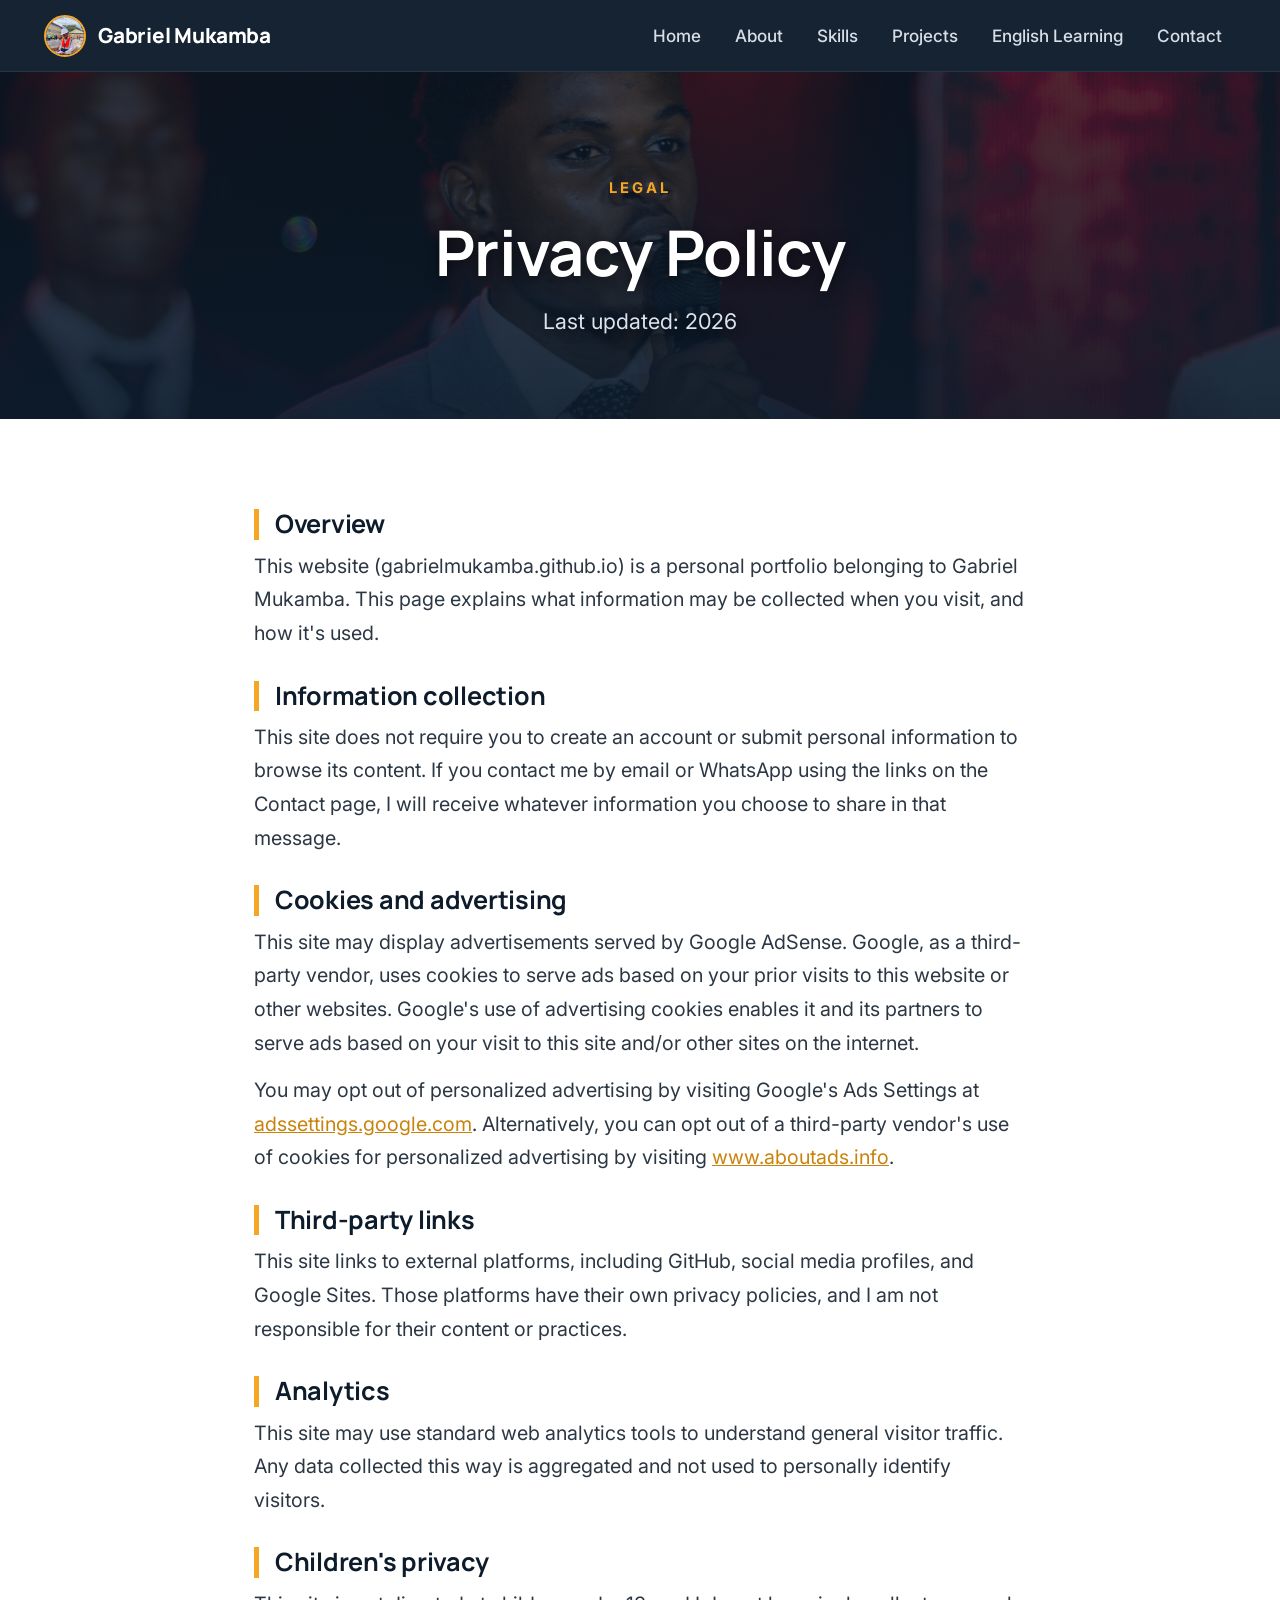
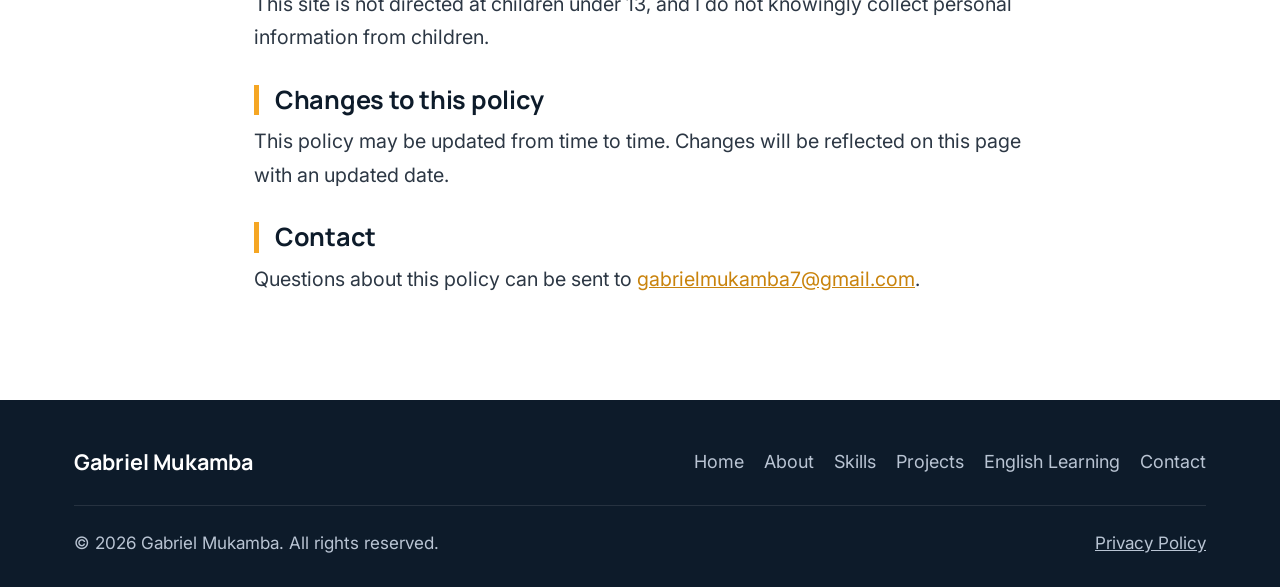
<file: privacy.html>
<!DOCTYPE html>
<html lang="en">
<head>
<meta charset="UTF-8">
<meta name="viewport" content="width=device-width, initial-scale=1.0">
<title>Privacy Policy | Gabriel Mukamba</title>
<meta name="description" content="Privacy policy for gabrielmukamba.github.io/gabriel-website, including information on cookies and advertising.">
<link rel="icon" type="image/png" href="images/logo.png">
<meta property="og:type" content="website">
<meta property="og:site_name" content="Gabriel Mukamba">
<meta property="og:title" content="Privacy Policy | Gabriel Mukamba">
<meta property="og:description" content="Privacy policy for gabrielmukamba.github.io/gabriel-website, including information on cookies and advertising.">
<meta property="og:url" content="https://gabrielmukamba.github.io/gabriel-website/privacy.html">
<meta property="og:image" content="https://gabrielmukamba.github.io/gabriel-website/images/share.jpg">
<meta property="og:image:width" content="1200">
<meta property="og:image:height" content="630">
<meta name="twitter:card" content="summary_large_image">
<meta name="twitter:title" content="Privacy Policy | Gabriel Mukamba">
<meta name="twitter:description" content="Privacy policy for gabrielmukamba.github.io/gabriel-website, including information on cookies and advertising.">
<meta name="twitter:image" content="https://gabrielmukamba.github.io/gabriel-website/images/share.jpg">
<link rel="stylesheet" href="style.css">
<link rel="preconnect" href="https://fonts.googleapis.com">
<link rel="preconnect" href="https://fonts.gstatic.com" crossorigin>
<link href="https://fonts.googleapis.com/css2?family=Inter:wght@400;500;600&family=Manrope:wght@600;700;800&display=swap" rel="stylesheet">
</head>
<body>
<header class="site-header">
  <nav class="navbar">
    <a class="brand" href="index.html">
      <img src="images/logo.png" alt="Gabriel Mukamba logo" class="brand-logo" onerror="this.style.display='none'">
      <span>Gabriel Mukamba</span>
    </a>
    <button class="menu-toggle" id="menuToggle" aria-label="Toggle menu">&#9776;</button>
    <ul class="links" id="navLinks">
      <li><a href="index.html">Home</a></li>
      <li><a href="about.html">About</a></li>
      <li><a href="skills.html">Skills</a></li>
      <li><a href="projects.html">Projects</a></li>
      <li><a href="english.html">English Learning</a></li>
      <li><a href="contact.html">Contact</a></li>
    </ul>
  </nav>
</header>

<section class="page-banner" style="background-image: linear-gradient(to bottom, rgba(13,27,42,0.72), rgba(13,27,42,0.92)), url('images/photo.jpg');">
  <div class="wrap">
    <span class="kicker">Legal</span>
    <h1>Privacy Policy</h1>
    <p class="lead">Last updated: 2026</p>
  </div>
</section>

<section class="section">
  <div class="wrap prose policy">
    <h2>Overview</h2>
    <p>This website (gabrielmukamba.github.io) is a personal portfolio belonging to Gabriel Mukamba. This page explains what information may be collected when you visit, and how it's used.</p>
    <h2>Information collection</h2>
    <p>This site does not require you to create an account or submit personal information to browse its content. If you contact me by email or WhatsApp using the links on the Contact page, I will receive whatever information you choose to share in that message.</p>
    <h2>Cookies and advertising</h2>
    <p>This site may display advertisements served by Google AdSense. Google, as a third-party vendor, uses cookies to serve ads based on your prior visits to this website or other websites. Google's use of advertising cookies enables it and its partners to serve ads based on your visit to this site and/or other sites on the internet.</p>
    <p>You may opt out of personalized advertising by visiting Google's Ads Settings at <a href="https://adssettings.google.com" target="_blank" rel="noopener">adssettings.google.com</a>. Alternatively, you can opt out of a third-party vendor's use of cookies for personalized advertising by visiting <a href="https://www.aboutads.info" target="_blank" rel="noopener">www.aboutads.info</a>.</p>
    <h2>Third-party links</h2>
    <p>This site links to external platforms, including GitHub, social media profiles, and Google Sites. Those platforms have their own privacy policies, and I am not responsible for their content or practices.</p>
    <h2>Analytics</h2>
    <p>This site may use standard web analytics tools to understand general visitor traffic. Any data collected this way is aggregated and not used to personally identify visitors.</p>
    <h2>Children's privacy</h2>
    <p>This site is not directed at children under 13, and I do not knowingly collect personal information from children.</p>
    <h2>Changes to this policy</h2>
    <p>This policy may be updated from time to time. Changes will be reflected on this page with an updated date.</p>
    <h2>Contact</h2>
    <p>Questions about this policy can be sent to <a href="mailto:gabrielmukamba7@gmail.com">gabrielmukamba7@gmail.com</a>.</p>
  </div>
</section>

<footer class="site-footer">
  <div class="wrap">
    <div class="footer-top">
      <strong>Gabriel Mukamba</strong>
      <div class="footer-links">
      <a href="index.html">Home</a>
      <a href="about.html">About</a>
      <a href="skills.html">Skills</a>
      <a href="projects.html">Projects</a>
      <a href="english.html">English Learning</a>
      <a href="contact.html">Contact</a>
      </div>
    </div>
    <div class="footer-bottom">
      <span>&copy; 2026 Gabriel Mukamba. All rights reserved.</span>
      <a href="privacy.html">Privacy Policy</a>
    </div>
  </div>
</footer>
<script src="script.js"></script>
</body>
</html>
</file>
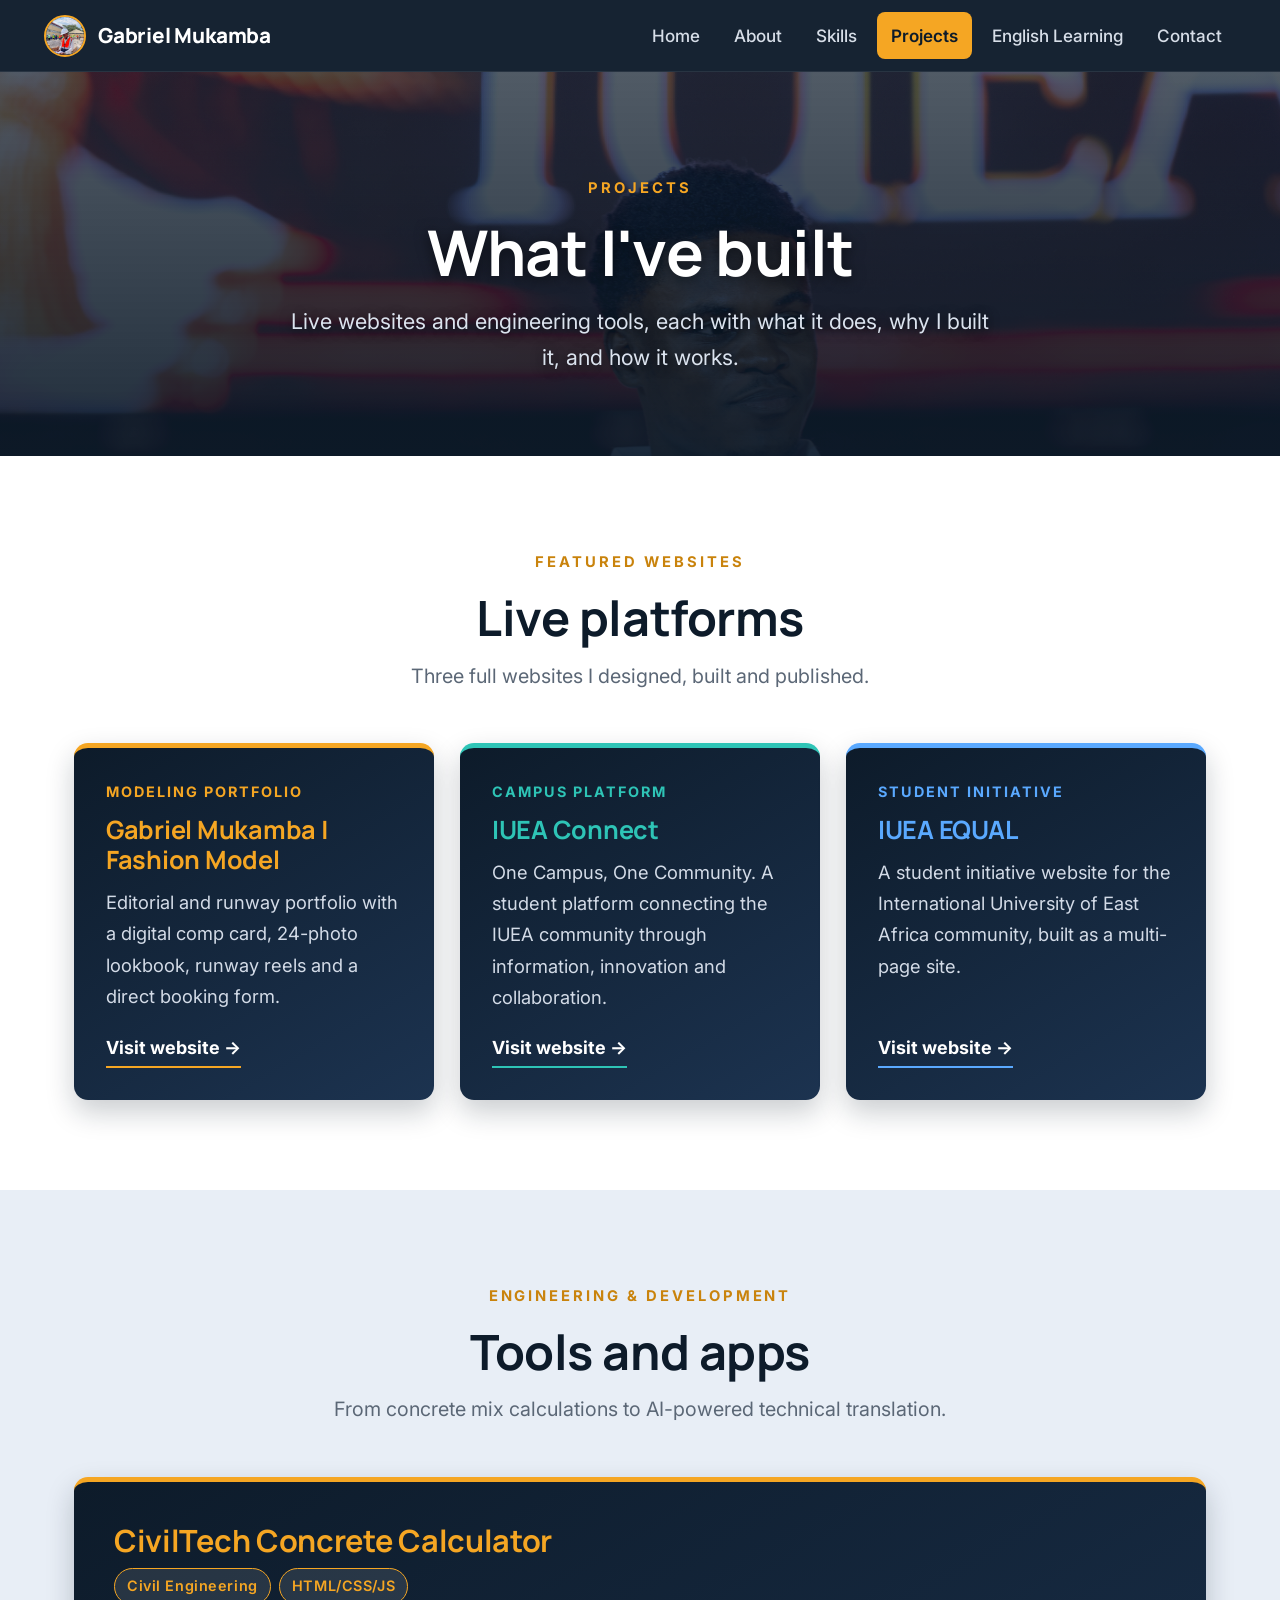
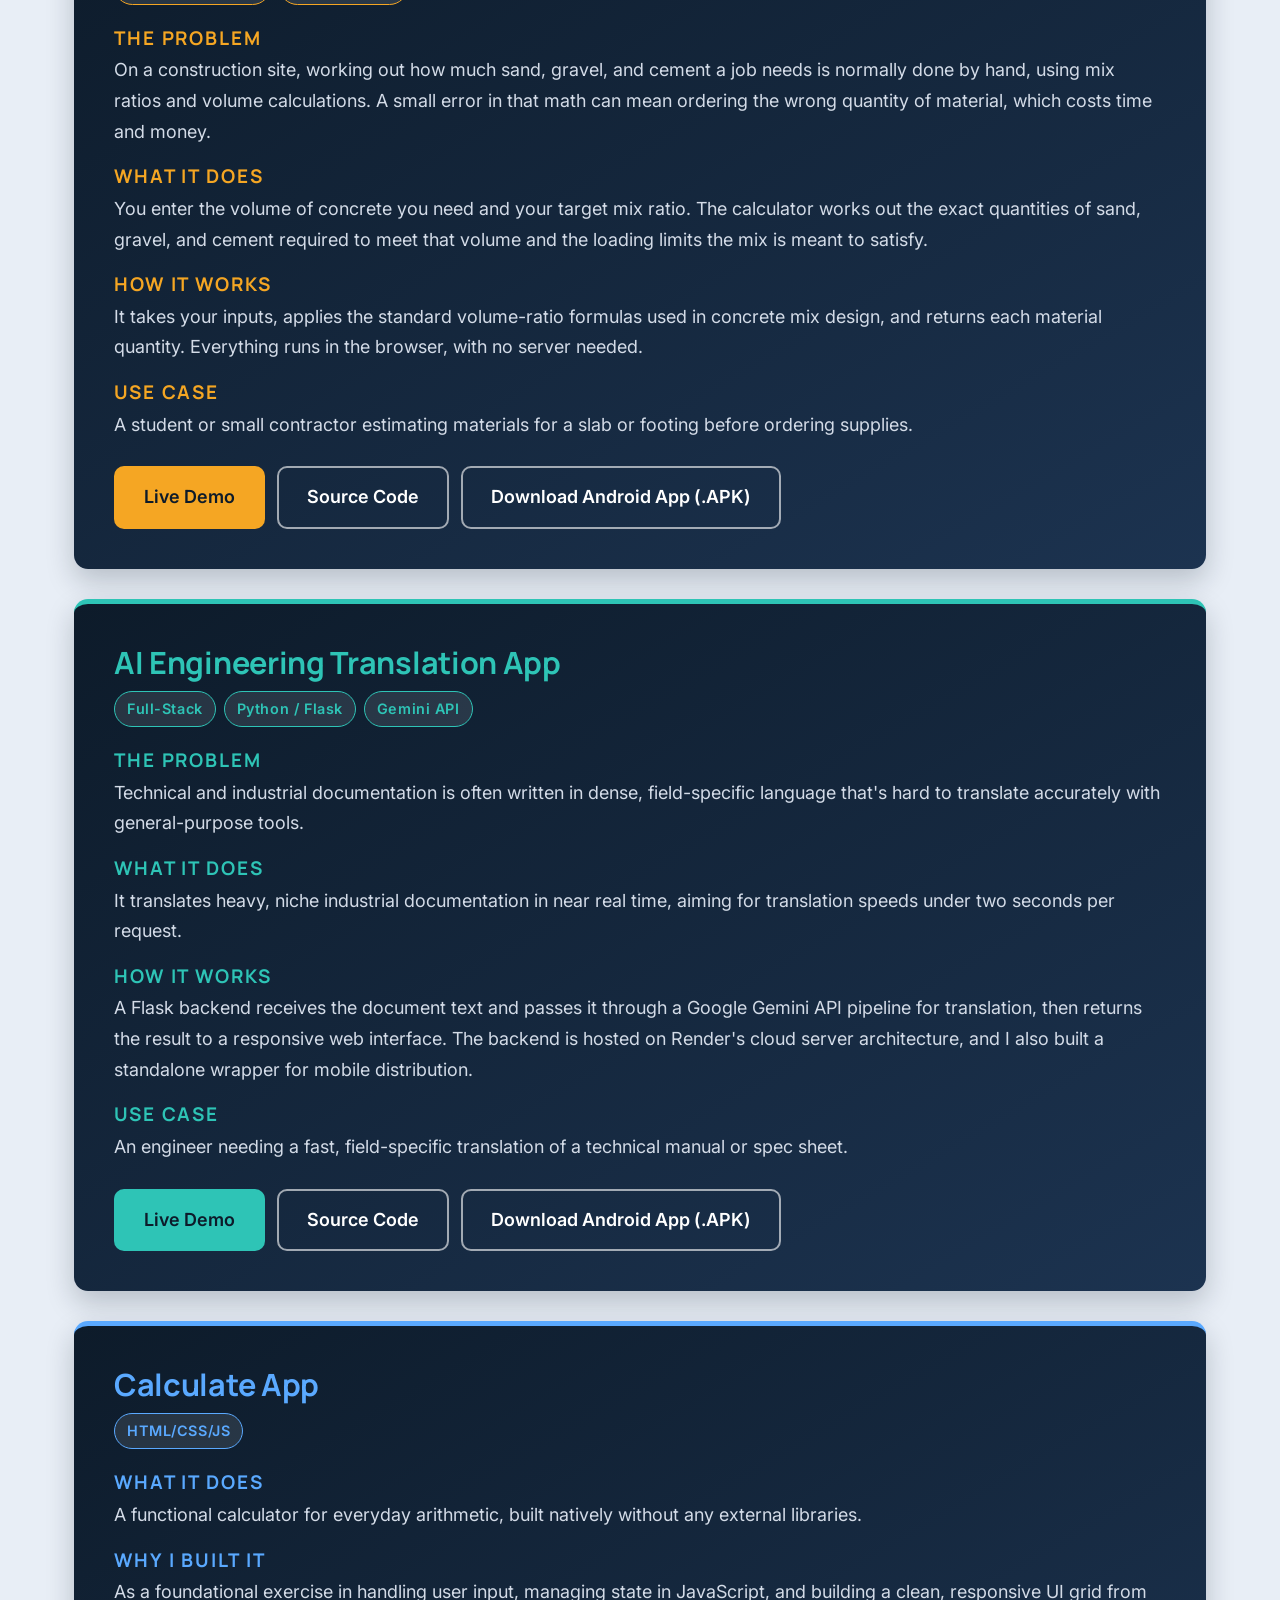
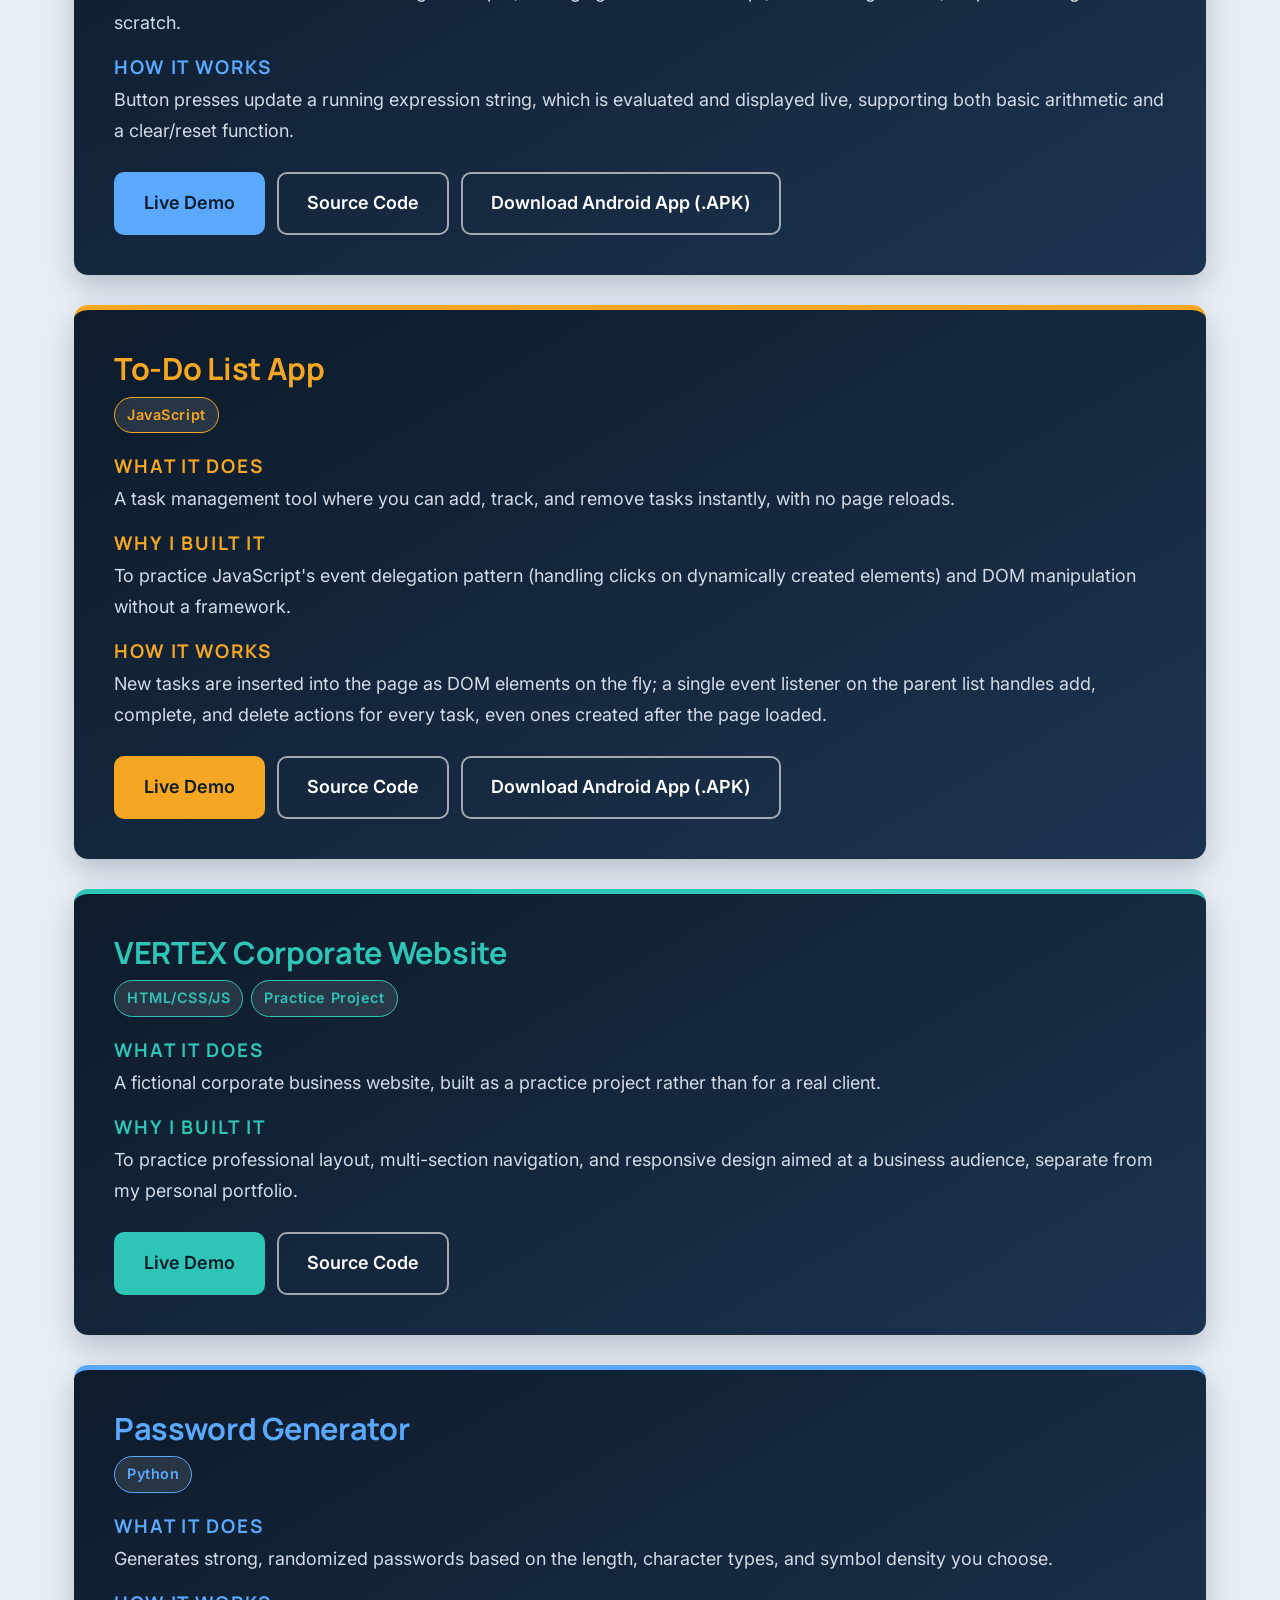
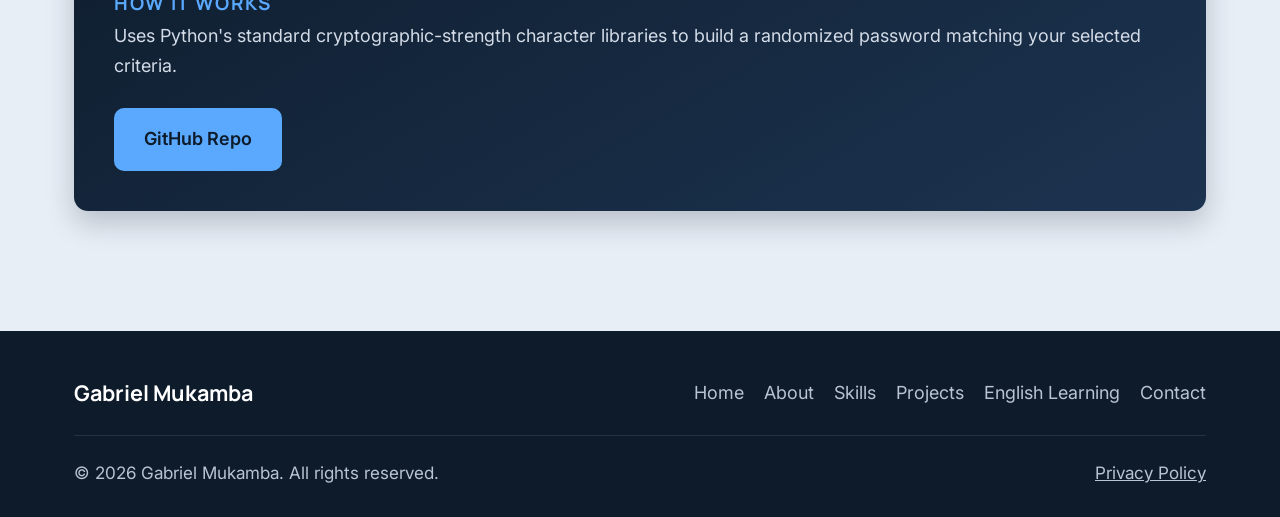
<file: projects.html>
<!DOCTYPE html>
<html lang="en">
<head>
<meta charset="UTF-8">
<meta name="viewport" content="width=device-width, initial-scale=1.0">
<title>Projects | Gabriel Mukamba</title>
<meta name="description" content="Projects built by Gabriel Mukamba: live websites, a concrete calculator, AI engineering translator, calculator app, to-do list, VERTEX website and a password generator.">
<link rel="icon" type="image/png" href="images/logo.png">
<meta property="og:type" content="website">
<meta property="og:site_name" content="Gabriel Mukamba">
<meta property="og:title" content="Projects | Gabriel Mukamba">
<meta property="og:description" content="Projects built by Gabriel Mukamba: live websites, a concrete calculator, AI engineering translator, calculator app, to-do list, VERTEX website and a password generator.">
<meta property="og:url" content="https://gabrielmukamba.github.io/gabriel-website/projects.html">
<meta property="og:image" content="https://gabrielmukamba.github.io/gabriel-website/images/share.jpg">
<meta property="og:image:width" content="1200">
<meta property="og:image:height" content="630">
<meta name="twitter:card" content="summary_large_image">
<meta name="twitter:title" content="Projects | Gabriel Mukamba">
<meta name="twitter:description" content="Projects built by Gabriel Mukamba: live websites, a concrete calculator, AI engineering translator, calculator app, to-do list, VERTEX website and a password generator.">
<meta name="twitter:image" content="https://gabrielmukamba.github.io/gabriel-website/images/share.jpg">
<link rel="stylesheet" href="style.css">
<link rel="preconnect" href="https://fonts.googleapis.com">
<link rel="preconnect" href="https://fonts.gstatic.com" crossorigin>
<link href="https://fonts.googleapis.com/css2?family=Inter:wght@400;500;600&family=Manrope:wght@600;700;800&display=swap" rel="stylesheet">
</head>
<body>
<header class="site-header">
  <nav class="navbar">
    <a class="brand" href="index.html">
      <img src="images/logo.png" alt="Gabriel Mukamba logo" class="brand-logo" onerror="this.style.display='none'">
      <span>Gabriel Mukamba</span>
    </a>
    <button class="menu-toggle" id="menuToggle" aria-label="Toggle menu">&#9776;</button>
    <ul class="links" id="navLinks">
      <li><a href="index.html">Home</a></li>
      <li><a href="about.html">About</a></li>
      <li><a href="skills.html">Skills</a></li>
      <li><a href="projects.html" class='active'>Projects</a></li>
      <li><a href="english.html">English Learning</a></li>
      <li><a href="contact.html">Contact</a></li>
    </ul>
  </nav>
</header>

<section class="page-banner" style="background-image: linear-gradient(to bottom, rgba(13,27,42,0.72), rgba(13,27,42,0.92)), url('images/photo-2.jpg');">
  <div class="wrap">
    <span class="kicker">Projects</span>
    <h1>What I've built</h1>
    <p class="lead">Live websites and engineering tools, each with what it does, why I built it, and how it works.</p>
  </div>
</section>

<section class="section">
  <div class="wrap">
    <div class="section-head">
      <span class="kicker">Featured Websites</span>
      <h2>Live platforms</h2>
      <p>Three full websites I designed, built and published.</p>
    </div>
    <div class="card-grid">
      <a class="card feature" href="https://gabrielmukamba.github.io/gabriel-model-portfolio/" target="_blank" rel="noopener">
        <span class="tag">Modeling Portfolio</span>
        <h3>Gabriel Mukamba | Fashion Model</h3>
        <p>Editorial and runway portfolio with a digital comp card, 24-photo lookbook, runway reels and a direct booking form.</p>
        <span class="go">Visit website &rarr;</span>
      </a>
      <a class="card feature" href="https://gabrielmukamba.github.io/iuea-connect/" target="_blank" rel="noopener">
        <span class="tag">Campus Platform</span>
        <h3>IUEA Connect</h3>
        <p>One Campus, One Community. A student platform connecting the IUEA community through information, innovation and collaboration.</p>
        <span class="go">Visit website &rarr;</span>
      </a>
      <a class="card feature" href="https://gabrielmukamba.github.io/iuea-equal/" target="_blank" rel="noopener">
        <span class="tag">Student Initiative</span>
        <h3>IUEA EQUAL</h3>
        <p>A student initiative website for the International University of East Africa community, built as a multi-page site.</p>
        <span class="go">Visit website &rarr;</span>
      </a>
    </div>
  </div>
</section>

<section class="section-alt">
  <div class="wrap">
    <div class="section-head">
      <span class="kicker">Engineering &amp; Development</span>
      <h2>Tools and apps</h2>
      <p>From concrete mix calculations to AI-powered technical translation.</p>
    </div>
    <article class="project">
    <h3>CivilTech Concrete Calculator</h3>
    <div class="tech"><span>Civil Engineering</span><span>HTML/CSS/JS</span></div>
    <h4>The problem</h4>
    <p>On a construction site, working out how much sand, gravel, and cement a job needs is normally done by hand, using mix ratios and volume calculations. A small error in that math can mean ordering the wrong quantity of material, which costs time and money.</p>
    <h4>What it does</h4>
    <p>You enter the volume of concrete you need and your target mix ratio. The calculator works out the exact quantities of sand, gravel, and cement required to meet that volume and the loading limits the mix is meant to satisfy.</p>
    <h4>How it works</h4>
    <p>It takes your inputs, applies the standard volume-ratio formulas used in concrete mix design, and returns each material quantity. Everything runs in the browser, with no server needed.</p>
    <h4>Use case</h4>
    <p>A student or small contractor estimating materials for a slab or footing before ordering supplies.</p>
    <div class="project-links">
      <a class="btn btn-dark" href="https://gabrielmukamba.github.io/civiltech-structural-material-concrete-calculator/" target="_blank" rel="noopener">Live Demo</a>
      <a class="btn btn-outline" href="https://github.com/gabrielmukamba/civiltech-structural-material-concrete-calculator" target="_blank" rel="noopener">Source Code</a>
      <a class="btn btn-outline" href="static/concrete-calculator.apk" download>Download Android App (.APK)</a>
    </div>
    </article>
    <article class="project">
    <h3>AI Engineering Translation App</h3>
    <div class="tech"><span>Full-Stack</span><span>Python / Flask</span><span>Gemini API</span></div>
    <h4>The problem</h4>
    <p>Technical and industrial documentation is often written in dense, field-specific language that's hard to translate accurately with general-purpose tools.</p>
    <h4>What it does</h4>
    <p>It translates heavy, niche industrial documentation in near real time, aiming for translation speeds under two seconds per request.</p>
    <h4>How it works</h4>
    <p>A Flask backend receives the document text and passes it through a Google Gemini API pipeline for translation, then returns the result to a responsive web interface. The backend is hosted on Render's cloud server architecture, and I also built a standalone wrapper for mobile distribution.</p>
    <h4>Use case</h4>
    <p>An engineer needing a fast, field-specific translation of a technical manual or spec sheet.</p>
    <div class="project-links">
      <a class="btn btn-dark" href="https://engineering-ai-translator.onrender.com" target="_blank" rel="noopener">Live Demo</a>
      <a class="btn btn-outline" href="https://github.com/gabrielmukamba" target="_blank" rel="noopener">Source Code</a>
      <a class="btn btn-outline" href="static/engineering-ai-translator.apk" download>Download Android App (.APK)</a>
    </div>
    </article>
    <article class="project">
    <h3>Calculate App</h3>
    <div class="tech"><span>HTML/CSS/JS</span></div>
    <h4>What it does</h4>
    <p>A functional calculator for everyday arithmetic, built natively without any external libraries.</p>
    <h4>Why I built it</h4>
    <p>As a foundational exercise in handling user input, managing state in JavaScript, and building a clean, responsive UI grid from scratch.</p>
    <h4>How it works</h4>
    <p>Button presses update a running expression string, which is evaluated and displayed live, supporting both basic arithmetic and a clear/reset function.</p>
    <div class="project-links">
      <a class="btn btn-dark" href="https://gabrielmukamba.github.io/calculator-app/" target="_blank" rel="noopener">Live Demo</a>
      <a class="btn btn-outline" href="https://github.com/gabrielmukamba/calculator-app" target="_blank" rel="noopener">Source Code</a>
      <a class="btn btn-outline" href="static/engineering-calculator-app.apk" download>Download Android App (.APK)</a>
    </div>
    </article>
    <article class="project">
    <h3>To-Do List App</h3>
    <div class="tech"><span>JavaScript</span></div>
    <h4>What it does</h4>
    <p>A task management tool where you can add, track, and remove tasks instantly, with no page reloads.</p>
    <h4>Why I built it</h4>
    <p>To practice JavaScript's event delegation pattern (handling clicks on dynamically created elements) and DOM manipulation without a framework.</p>
    <h4>How it works</h4>
    <p>New tasks are inserted into the page as DOM elements on the fly; a single event listener on the parent list handles add, complete, and delete actions for every task, even ones created after the page loaded.</p>
    <div class="project-links">
      <a class="btn btn-dark" href="https://gabrielmukamba.github.io/todo-list/" target="_blank" rel="noopener">Live Demo</a>
      <a class="btn btn-outline" href="https://github.com/gabrielmukamba/todo-list" target="_blank" rel="noopener">Source Code</a>
      <a class="btn btn-outline" href="static/todo-app.apk" download>Download Android App (.APK)</a>
    </div>
    </article>
    <article class="project">
    <h3>VERTEX Corporate Website</h3>
    <div class="tech"><span>HTML/CSS/JS</span><span>Practice Project</span></div>
    <h4>What it does</h4>
    <p>A fictional corporate business website, built as a practice project rather than for a real client.</p>
    <h4>Why I built it</h4>
    <p>To practice professional layout, multi-section navigation, and responsive design aimed at a business audience, separate from my personal portfolio.</p>
    <div class="project-links">
      <a class="btn btn-dark" href="https://gabrielmukamba.github.io/vertex-corporate-website/" target="_blank" rel="noopener">Live Demo</a>
      <a class="btn btn-outline" href="https://github.com/gabrielmukamba/vertex-corporate-website" target="_blank" rel="noopener">Source Code</a>
    </div>
    </article>
    <article class="project">
    <h3>Password Generator</h3>
    <div class="tech"><span>Python</span></div>
    <h4>What it does</h4>
    <p>Generates strong, randomized passwords based on the length, character types, and symbol density you choose.</p>
    <h4>How it works</h4>
    <p>Uses Python's standard cryptographic-strength character libraries to build a randomized password matching your selected criteria.</p>
    <div class="project-links">
      <a class="btn btn-dark" href="https://github.com/gabrielmukamba/password-generator" target="_blank" rel="noopener">GitHub Repo</a>
    </div>
    </article>
  </div>
</section>

<footer class="site-footer">
  <div class="wrap">
    <div class="footer-top">
      <strong>Gabriel Mukamba</strong>
      <div class="footer-links">
      <a href="index.html">Home</a>
      <a href="about.html">About</a>
      <a href="skills.html">Skills</a>
      <a href="projects.html">Projects</a>
      <a href="english.html">English Learning</a>
      <a href="contact.html">Contact</a>
      </div>
    </div>
    <div class="footer-bottom">
      <span>&copy; 2026 Gabriel Mukamba. All rights reserved.</span>
      <a href="privacy.html">Privacy Policy</a>
    </div>
  </div>
</footer>
<script src="script.js"></script>
</body>
</html>
</file>
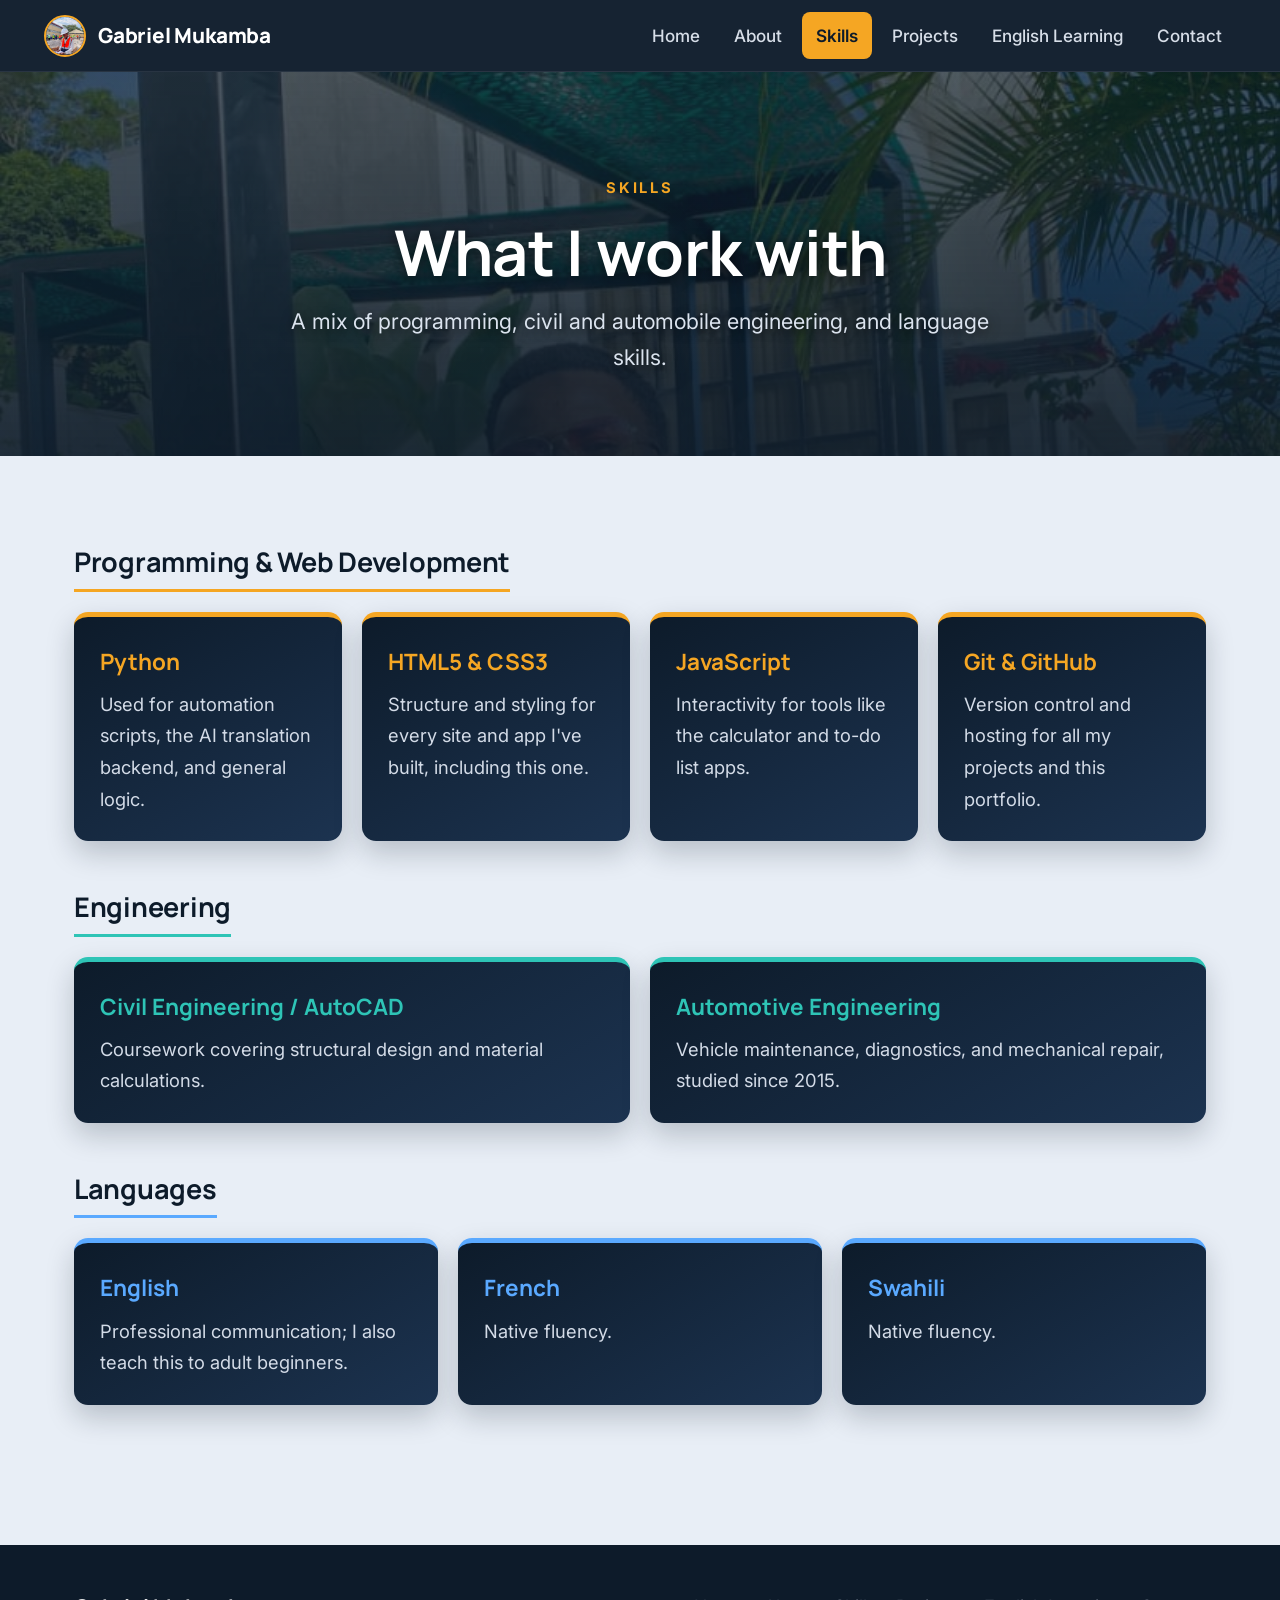
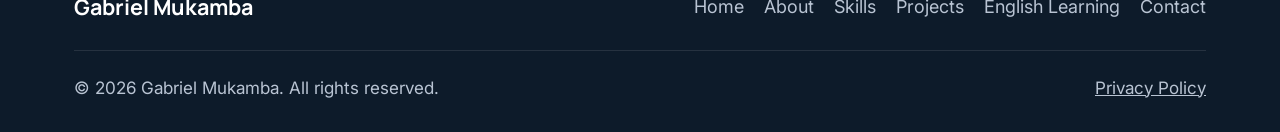
<file: skills.html>
<!DOCTYPE html>
<html lang="en">
<head>
<meta charset="UTF-8">
<meta name="viewport" content="width=device-width, initial-scale=1.0">
<title>Skills | Gabriel Mukamba</title>
<meta name="description" content="Gabriel Mukamba's technical, engineering, and language skills.">
<link rel="icon" type="image/png" href="images/logo.png">
<meta property="og:type" content="website">
<meta property="og:site_name" content="Gabriel Mukamba">
<meta property="og:title" content="Skills | Gabriel Mukamba">
<meta property="og:description" content="Gabriel Mukamba's technical, engineering, and language skills.">
<meta property="og:url" content="https://gabrielmukamba.github.io/gabriel-website/skills.html">
<meta property="og:image" content="https://gabrielmukamba.github.io/gabriel-website/images/share.jpg">
<meta property="og:image:width" content="1200">
<meta property="og:image:height" content="630">
<meta name="twitter:card" content="summary_large_image">
<meta name="twitter:title" content="Skills | Gabriel Mukamba">
<meta name="twitter:description" content="Gabriel Mukamba's technical, engineering, and language skills.">
<meta name="twitter:image" content="https://gabrielmukamba.github.io/gabriel-website/images/share.jpg">
<link rel="stylesheet" href="style.css">
<link rel="preconnect" href="https://fonts.googleapis.com">
<link rel="preconnect" href="https://fonts.gstatic.com" crossorigin>
<link href="https://fonts.googleapis.com/css2?family=Inter:wght@400;500;600&family=Manrope:wght@600;700;800&display=swap" rel="stylesheet">
</head>
<body>
<header class="site-header">
  <nav class="navbar">
    <a class="brand" href="index.html">
      <img src="images/logo.png" alt="Gabriel Mukamba logo" class="brand-logo" onerror="this.style.display='none'">
      <span>Gabriel Mukamba</span>
    </a>
    <button class="menu-toggle" id="menuToggle" aria-label="Toggle menu">&#9776;</button>
    <ul class="links" id="navLinks">
      <li><a href="index.html">Home</a></li>
      <li><a href="about.html">About</a></li>
      <li><a href="skills.html" class='active'>Skills</a></li>
      <li><a href="projects.html">Projects</a></li>
      <li><a href="english.html">English Learning</a></li>
      <li><a href="contact.html">Contact</a></li>
    </ul>
  </nav>
</header>

<section class="page-banner" style="background-image: linear-gradient(to bottom, rgba(13,27,42,0.72), rgba(13,27,42,0.92)), url('images/photo-3.jpg');">
  <div class="wrap">
    <span class="kicker">Skills</span>
    <h1>What I work with</h1>
    <p class="lead">A mix of programming, civil and automobile engineering, and language skills.</p>
  </div>
</section>

<section class="section-alt">
  <div class="wrap">
    <div class="skill-group">
      <h3>Programming &amp; Web Development</h3>
      <div class="skill-grid">
        <div class="skill"><strong>Python</strong><span>Used for automation scripts, the AI translation backend, and general logic.</span></div>
        <div class="skill"><strong>HTML5 &amp; CSS3</strong><span>Structure and styling for every site and app I've built, including this one.</span></div>
        <div class="skill"><strong>JavaScript</strong><span>Interactivity for tools like the calculator and to-do list apps.</span></div>
        <div class="skill"><strong>Git &amp; GitHub</strong><span>Version control and hosting for all my projects and this portfolio.</span></div>
      </div>
    </div>
    <div class="skill-group eng">
      <h3>Engineering</h3>
      <div class="skill-grid">
        <div class="skill"><strong>Civil Engineering / AutoCAD</strong><span>Coursework covering structural design and material calculations.</span></div>
        <div class="skill"><strong>Automotive Engineering</strong><span>Vehicle maintenance, diagnostics, and mechanical repair, studied since 2015.</span></div>
      </div>
    </div>
    <div class="skill-group lang">
      <h3>Languages</h3>
      <div class="skill-grid">
        <div class="skill"><strong>English</strong><span>Professional communication; I also teach this to adult beginners.</span></div>
        <div class="skill"><strong>French</strong><span>Native fluency.</span></div>
        <div class="skill"><strong>Swahili</strong><span>Native fluency.</span></div>
      </div>
    </div>
  </div>
</section>

<footer class="site-footer">
  <div class="wrap">
    <div class="footer-top">
      <strong>Gabriel Mukamba</strong>
      <div class="footer-links">
      <a href="index.html">Home</a>
      <a href="about.html">About</a>
      <a href="skills.html">Skills</a>
      <a href="projects.html">Projects</a>
      <a href="english.html">English Learning</a>
      <a href="contact.html">Contact</a>
      </div>
    </div>
    <div class="footer-bottom">
      <span>&copy; 2026 Gabriel Mukamba. All rights reserved.</span>
      <a href="privacy.html">Privacy Policy</a>
    </div>
  </div>
</footer>
<script src="script.js"></script>
</body>
</html>
</file>
<file: style.css>
:root {
  --navy: #0d1b2a;
  --navy-2: #14263b;
  --navy-3: #1c3350;
  --amber: #f5a623;
  --amber-dark: #c9830c;
  --light: #e8eef6;
  --white: #ffffff;
  --text: #1b2430;
  --muted: #5b6776;
  --line: #e1e6ed;
  --radius: 14px;
  --shadow: 0 10px 30px rgba(13, 27, 42, 0.10);
}
* { margin: 0; padding: 0; box-sizing: border-box; }
html { scroll-behavior: smooth; font-size: 18px; }
body { font-family: 'Inter', Arial, sans-serif; color: var(--text); background: var(--white); line-height: 1.7; -webkit-text-size-adjust: 100%; }
h1, h2, h3, h4, .brand { font-family: 'Manrope', 'Inter', Arial, sans-serif; line-height: 1.2; letter-spacing: -0.01em; }
img { max-width: 100%; }
a { color: inherit; }
.wrap { max-width: 1180px; margin: 0 auto; padding: 0 24px; }
.kicker { display: inline-block; font-size: 0.82rem; letter-spacing: 0.2em; text-transform: uppercase; color: var(--amber); font-weight: 700; margin-bottom: 14px; }
.section-alt .kicker, .section .kicker { color: var(--amber-dark); }

/* Header */
.site-header { position: sticky; top: 0; z-index: 1000; background: rgba(13, 27, 42, 0.96); backdrop-filter: blur(10px); border-bottom: 1px solid rgba(255,255,255,0.08); }
.navbar { max-width: 1240px; margin: 0 auto; padding: 12px 24px; display: flex; align-items: center; justify-content: space-between; }
.brand { display: flex; align-items: center; gap: 12px; color: #fff; text-decoration: none; font-weight: 800; font-size: 1.15rem; }
.brand-logo { width: 42px; height: 42px; border-radius: 50%; object-fit: cover; border: 2px solid var(--amber); }
.links { list-style: none; display: flex; align-items: center; gap: 6px; }
.links a { display: block; color: #d7dee8; text-decoration: none; font-size: 0.95rem; font-weight: 500; padding: 9px 14px; border-radius: 8px; transition: all 0.25s; }
.links a:hover { color: #fff; background: rgba(255,255,255,0.08); }
.links a.active { color: var(--navy); background: var(--amber); font-weight: 600; }
.menu-toggle { display: none; background: none; border: 0; color: #fff; font-size: 1.9rem; cursor: pointer; }

/* Buttons */
.btn { display: inline-block; padding: 14px 28px; border-radius: 10px; font-weight: 600; font-size: 1rem; text-decoration: none; border: 2px solid transparent; transition: all 0.25s; cursor: pointer; font-family: inherit; }
.btn-primary { background: var(--amber); color: var(--navy); }
.btn-primary:hover { background: #ffb73e; transform: translateY(-2px); }
.btn-ghost { border-color: rgba(255,255,255,0.55); color: #fff; }
.btn-ghost:hover { background: #fff; color: var(--navy); }
.btn-dark { background: var(--navy); color: #fff; }
.btn-dark:hover { background: var(--navy-3); transform: translateY(-2px); }
.btn-outline { border-color: var(--navy); color: var(--navy); }
.btn-outline:hover { background: var(--navy); color: #fff; }
.btn-row { display: flex; flex-wrap: wrap; gap: 14px; }

/* Hero (blueprint grid) */
.hero { color: #fff; padding: 90px 0 100px; background-color: var(--navy);
  background-image: linear-gradient(rgba(255,255,255,0.045) 1px, transparent 1px), linear-gradient(90deg, rgba(255,255,255,0.045) 1px, transparent 1px), radial-gradient(circle at 85% 15%, rgba(245,166,35,0.20), transparent 45%);
  background-size: 48px 48px, 48px 48px, auto; }
.hero-grid { display: grid; grid-template-columns: 1.1fr 0.9fr; gap: 56px; align-items: center; }
.hero h1 { font-size: clamp(2.8rem, 6vw, 4.6rem); font-weight: 800; margin-bottom: 10px; }
.hero .role { font-size: 1.35rem; color: var(--amber); font-weight: 600; margin-bottom: 20px; }
.hero p.intro { color: #cdd6e2; font-size: 1.1rem; max-width: 600px; margin-bottom: 32px; }

/* Photo carousel (swipe) */
.photo-carousel { display: flex; overflow-x: auto; scroll-snap-type: x mandatory; -webkit-overflow-scrolling: touch; scrollbar-width: none; border: 4px solid var(--amber); border-radius: 26px; background: #000; box-shadow: 0 20px 50px rgba(0,0,0,0.4); }
.photo-carousel::-webkit-scrollbar { display: none; }
.slide { flex: 0 0 100%; scroll-snap-align: center; }
.slide img { width: 100%; aspect-ratio: 4 / 5; object-fit: cover; display: block; }
.carousel-dots { display: flex; justify-content: center; gap: 10px; margin-top: 16px; }
.dot { width: 12px; height: 12px; border-radius: 50%; border: 2px solid var(--amber); background: transparent; cursor: pointer; padding: 0; }
.dot.active { background: var(--amber); }
.carousel-hint { text-align: center; color: #aab6c6; font-size: 0.95rem; margin-top: 8px; }

/* Stats */
.stats { background: var(--navy-2); color: #fff; }
.stats-grid { display: grid; grid-template-columns: repeat(4, 1fr); }
.stat { padding: 30px 20px; text-align: center; border-right: 1px solid rgba(255,255,255,0.08); }
.stat:last-child { border-right: 0; }
.stat strong { display: block; font-family: 'Manrope', sans-serif; font-size: 2.1rem; color: var(--amber); }
.stat span { font-size: 0.95rem; color: #b9c4d3; }

/* Sections */
.section { padding: 90px 0; background: var(--white); }
.section-alt { padding: 90px 0; background: var(--light); }
.section-head { max-width: 720px; margin: 0 auto 50px; text-align: center; }
.section-head h2 { font-size: clamp(2rem, 4vw, 2.7rem); margin-bottom: 12px; color: var(--navy); }
.section-head p { color: var(--muted); font-size: 1.1rem; }

/* Cards */
.card-grid { display: grid; grid-template-columns: repeat(3, 1fr); gap: 26px; }
.card-grid.two { grid-template-columns: repeat(2, 1fr); }
.card { --acc: var(--amber); background: linear-gradient(150deg, var(--navy) 0%, var(--navy-3) 100%); color: #fff; border: 0; border-top: 5px solid var(--acc); border-radius: var(--radius); padding: 32px; display: flex; flex-direction: column; box-shadow: 0 12px 28px rgba(13,27,42,0.22); transition: transform 0.3s; text-decoration: none; }
.card-grid .card:nth-child(3n+2), .card-grid.two .card:nth-child(2) { --acc: #2ec4b6; }
.card-grid .card:nth-child(3n+3) { --acc: #5aa9ff; }
.card:hover { transform: translateY(-5px); }
.card .tag { font-size: 0.8rem; letter-spacing: 0.14em; text-transform: uppercase; color: var(--acc); font-weight: 700; margin-bottom: 10px; }
.card h3 { font-size: 1.4rem; margin-bottom: 12px; color: var(--acc); }
.card p { color: #d3dbe7; font-size: 1.02rem; flex: 1; margin-bottom: 20px; }
.card .go { font-weight: 700; color: #fff; border-bottom: 2px solid var(--acc); align-self: flex-start; padding-bottom: 2px; text-decoration: none; }
.card.feature { border-top: 5px solid var(--acc); }

/* Page banner with photo */
.page-banner { color: #fff; text-align: center; padding: 100px 0 80px; background-color: var(--navy); background-size: cover; background-position: center 25%; }
.page-banner h1 { font-size: clamp(2.3rem, 5vw, 3.5rem); margin-bottom: 12px; text-shadow: 0 2px 14px rgba(0,0,0,0.6); }
.page-banner .lead { color: #dbe3ee; font-size: 1.2rem; max-width: 720px; margin: 0 auto; text-shadow: 0 2px 12px rgba(0,0,0,0.6); }

/* About / prose */
.prose { max-width: 820px; margin: 0 auto; }
.prose h2 { color: var(--navy); font-size: 1.8rem; margin: 40px 0 14px; padding-left: 16px; border-left: 5px solid var(--amber); }
.prose h2:first-child { margin-top: 0; }
.prose p { margin-bottom: 18px; font-size: 1.1rem; color: #2c3744; }
.about-card { --acc: var(--amber); background: linear-gradient(150deg, var(--navy) 0%, var(--navy-3) 100%); color: #fff; border-top: 5px solid var(--acc); border-radius: var(--radius); padding: 36px; margin-bottom: 28px; box-shadow: 0 12px 28px rgba(13,27,42,0.22); }
.about-card:nth-of-type(2) { --acc: #2ec4b6; }
.about-card:nth-of-type(3) { --acc: #5aa9ff; }
.prose .about-card h2 { color: var(--acc); border-left: 0; padding-left: 0; margin: 0 0 14px; }
.prose .about-card p { color: #d3dbe7; }
.prose .about-card p:last-child { margin-bottom: 0; }

/* Skills */
.skill-group { --acc: var(--amber); margin-bottom: 50px; }
.skill-group.eng { --acc: #2ec4b6; }
.skill-group.lang { --acc: #5aa9ff; }
.skill-group h3 { font-size: 1.5rem; color: var(--navy); margin-bottom: 20px; padding-bottom: 10px; border-bottom: 3px solid var(--acc); display: inline-block; }
.skill-grid { display: grid; grid-template-columns: repeat(auto-fit, minmax(250px, 1fr)); gap: 20px; }
.skill { background: linear-gradient(150deg, var(--navy) 0%, var(--navy-3) 100%); border-top: 5px solid var(--acc); border-radius: var(--radius); padding: 26px; box-shadow: 0 12px 28px rgba(13,27,42,0.22); transition: transform 0.3s; }
.skill:hover { transform: translateY(-5px); }
.skill strong { display: block; font-family: 'Manrope', sans-serif; color: var(--acc); font-size: 1.25rem; margin-bottom: 8px; }
.skill span { color: #d3dbe7; font-size: 1.02rem; }

/* Projects */
.project { --acc: var(--amber); background: linear-gradient(150deg, var(--navy) 0%, var(--navy-3) 100%); color: #fff; border: 0; border-top: 5px solid var(--acc); border-radius: var(--radius); padding: 40px; margin-bottom: 30px; box-shadow: 0 12px 28px rgba(13,27,42,0.22); }
.project:nth-of-type(3n+2) { --acc: #2ec4b6; }
.project:nth-of-type(3n+3) { --acc: #5aa9ff; }
.project h3 { font-size: 1.7rem; color: var(--acc); margin-bottom: 10px; }
.tech { display: flex; flex-wrap: wrap; gap: 8px; margin-bottom: 22px; }
.tech span { background: rgba(255,255,255,0.1); border: 1px solid var(--acc); color: var(--acc); font-size: 0.8rem; font-weight: 600; padding: 5px 12px; border-radius: 999px; letter-spacing: 0.04em; }
.project h4 { font-size: 1.05rem; color: var(--acc); text-transform: uppercase; letter-spacing: 0.1em; margin: 18px 0 6px; }
.project p { color: #d3dbe7; }
.project .btn-dark { background: var(--acc); color: var(--navy); }
.project .btn-dark:hover { filter: brightness(1.12); transform: translateY(-2px); }
.project .btn-outline { border-color: rgba(255,255,255,0.6); color: #fff; }
.project .btn-outline:hover { background: #fff; color: var(--navy); }
.project-links { display: flex; flex-wrap: wrap; gap: 12px; margin-top: 26px; }

/* English lessons */
.lesson { --acc: var(--amber); background: linear-gradient(150deg, var(--navy) 0%, var(--navy-3) 100%); color: #fff; border: 0; border-top: 5px solid var(--acc); border-radius: var(--radius); padding: 30px; margin-bottom: 24px; box-shadow: 0 12px 28px rgba(13,27,42,0.22); }
.lesson:nth-of-type(3n+2) { --acc: #2ec4b6; }
.lesson:nth-of-type(3n+3) { --acc: #5aa9ff; }
.lesson .level { font-size: 0.82rem; letter-spacing: 0.14em; text-transform: uppercase; color: var(--acc); font-weight: 700; }
.lesson h3 { color: var(--acc); font-size: 1.5rem; margin: 6px 0 12px; }
.lesson p { color: #d3dbe7; margin-bottom: 12px; }
.lesson strong { color: #fff; }
.cta-box { text-align: center; background: var(--navy); color: #fff; padding: 50px 30px; border-radius: var(--radius); margin-top: 40px; }
.cta-box p { color: #cdd6e2; margin-bottom: 24px; }

/* Contact */
.contact-layout { display: grid; grid-template-columns: 1fr 1fr; gap: 36px; align-items: start; }
.panel { background: linear-gradient(155deg, var(--navy) 0%, var(--navy-3) 100%); color: #fff; border-radius: var(--radius); padding: 38px; box-shadow: 0 16px 36px rgba(13,27,42,0.28); border-top: 5px solid var(--amber); }
.panel h2 { color: #fff; font-size: 1.5rem; margin-bottom: 18px; }
.panel h2:not(:first-child) { margin-top: 34px; }
.contact-methods .row { display: flex; justify-content: space-between; gap: 14px; flex-wrap: wrap; padding: 16px 0; border-bottom: 1px solid rgba(255,255,255,0.14); font-size: 1.08rem; }
.contact-methods .label { color: var(--amber); text-transform: uppercase; font-size: 0.85rem; letter-spacing: 0.12em; font-weight: 600; }
.contact-methods a { text-decoration: none; font-weight: 600; color: #fff; }
.contact-methods a:hover { color: var(--amber); }
.panel .note { color: #b9c4d3; margin-bottom: 18px; }
.social-container { display: flex; flex-wrap: wrap; gap: 14px; }
.social-container a { width: 58px; height: 58px; border-radius: 50%; display: inline-flex; align-items: center; justify-content: center; background: rgba(255,255,255,0.08); border: 2px solid var(--amber); transition: all 0.3s ease; }
.social-container svg { width: 26px; height: 26px; fill: #fff; transition: fill 0.3s; }
.social-container a:hover { background: var(--amber); transform: translateY(-3px); }
.social-container a:hover svg { fill: var(--navy); }
.site-list { list-style: none; }
.site-list li { border-bottom: 1px solid rgba(255,255,255,0.14); }
.site-list a { display: flex; justify-content: space-between; padding: 14px 0; text-decoration: none; font-weight: 600; color: #fff; }
.site-list a:hover { color: var(--amber); }

/* Policy */
.policy h2 { color: var(--navy); font-size: 1.4rem; margin: 30px 0 10px; }
.policy p { margin-bottom: 14px; }
.policy a { color: var(--amber-dark); }

/* Footer */
.site-footer { background: var(--navy); color: #b9c4d3; padding: 44px 0 30px; }
.footer-top { display: flex; justify-content: space-between; align-items: center; flex-wrap: wrap; gap: 20px; padding-bottom: 24px; border-bottom: 1px solid rgba(255,255,255,0.1); }
.footer-top strong { font-family: 'Manrope', sans-serif; color: #fff; font-size: 1.2rem; }
.footer-links { display: flex; flex-wrap: wrap; gap: 20px; }
.footer-links a { color: #b9c4d3; text-decoration: none; }
.footer-links a:hover { color: var(--amber); }
.footer-bottom { display: flex; justify-content: space-between; flex-wrap: wrap; gap: 12px; padding-top: 22px; font-size: 0.95rem; }
.footer-bottom a { color: #b9c4d3; }

/* Responsive */
@media (max-width: 960px) {
  .menu-toggle { display: block; }
  .links { display: none; position: absolute; top: 66px; left: 0; width: 100%; background: var(--navy); flex-direction: column; align-items: stretch; padding: 16px 24px 24px; border-bottom: 1px solid rgba(255,255,255,0.1); }
  .links.open { display: flex; }
  .hero-grid, .contact-layout, .card-grid, .card-grid.two { grid-template-columns: 1fr; }
  .stats-grid { grid-template-columns: repeat(2, 1fr); }
  .stat:nth-child(2) { border-right: 0; }
  .hero { padding: 60px 0 70px; }
  .photo-carousel { max-width: 440px; margin: 0 auto; }
}
@media (max-width: 560px) {
  html { font-size: 17px; }
  .project, .panel, .card { padding: 26px; }
  .brand span { font-size: 1rem; }
}
</file>
